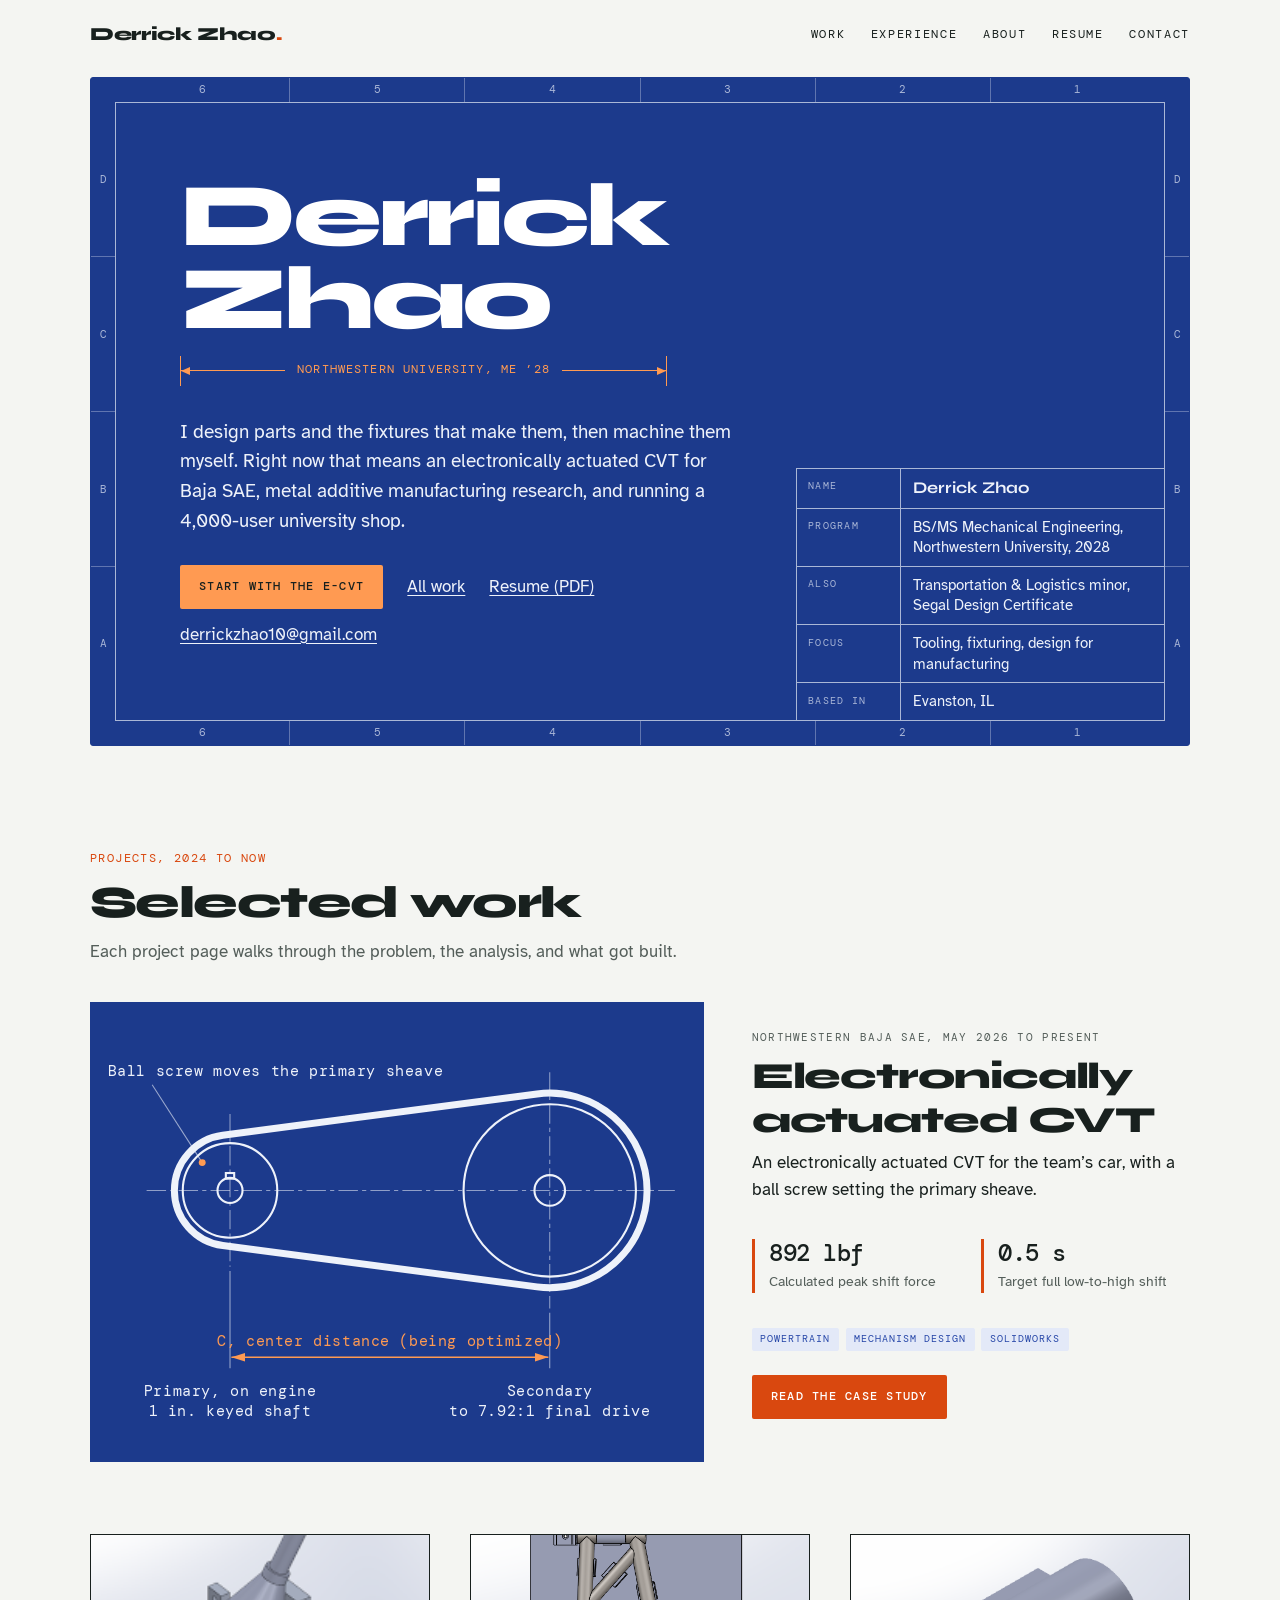
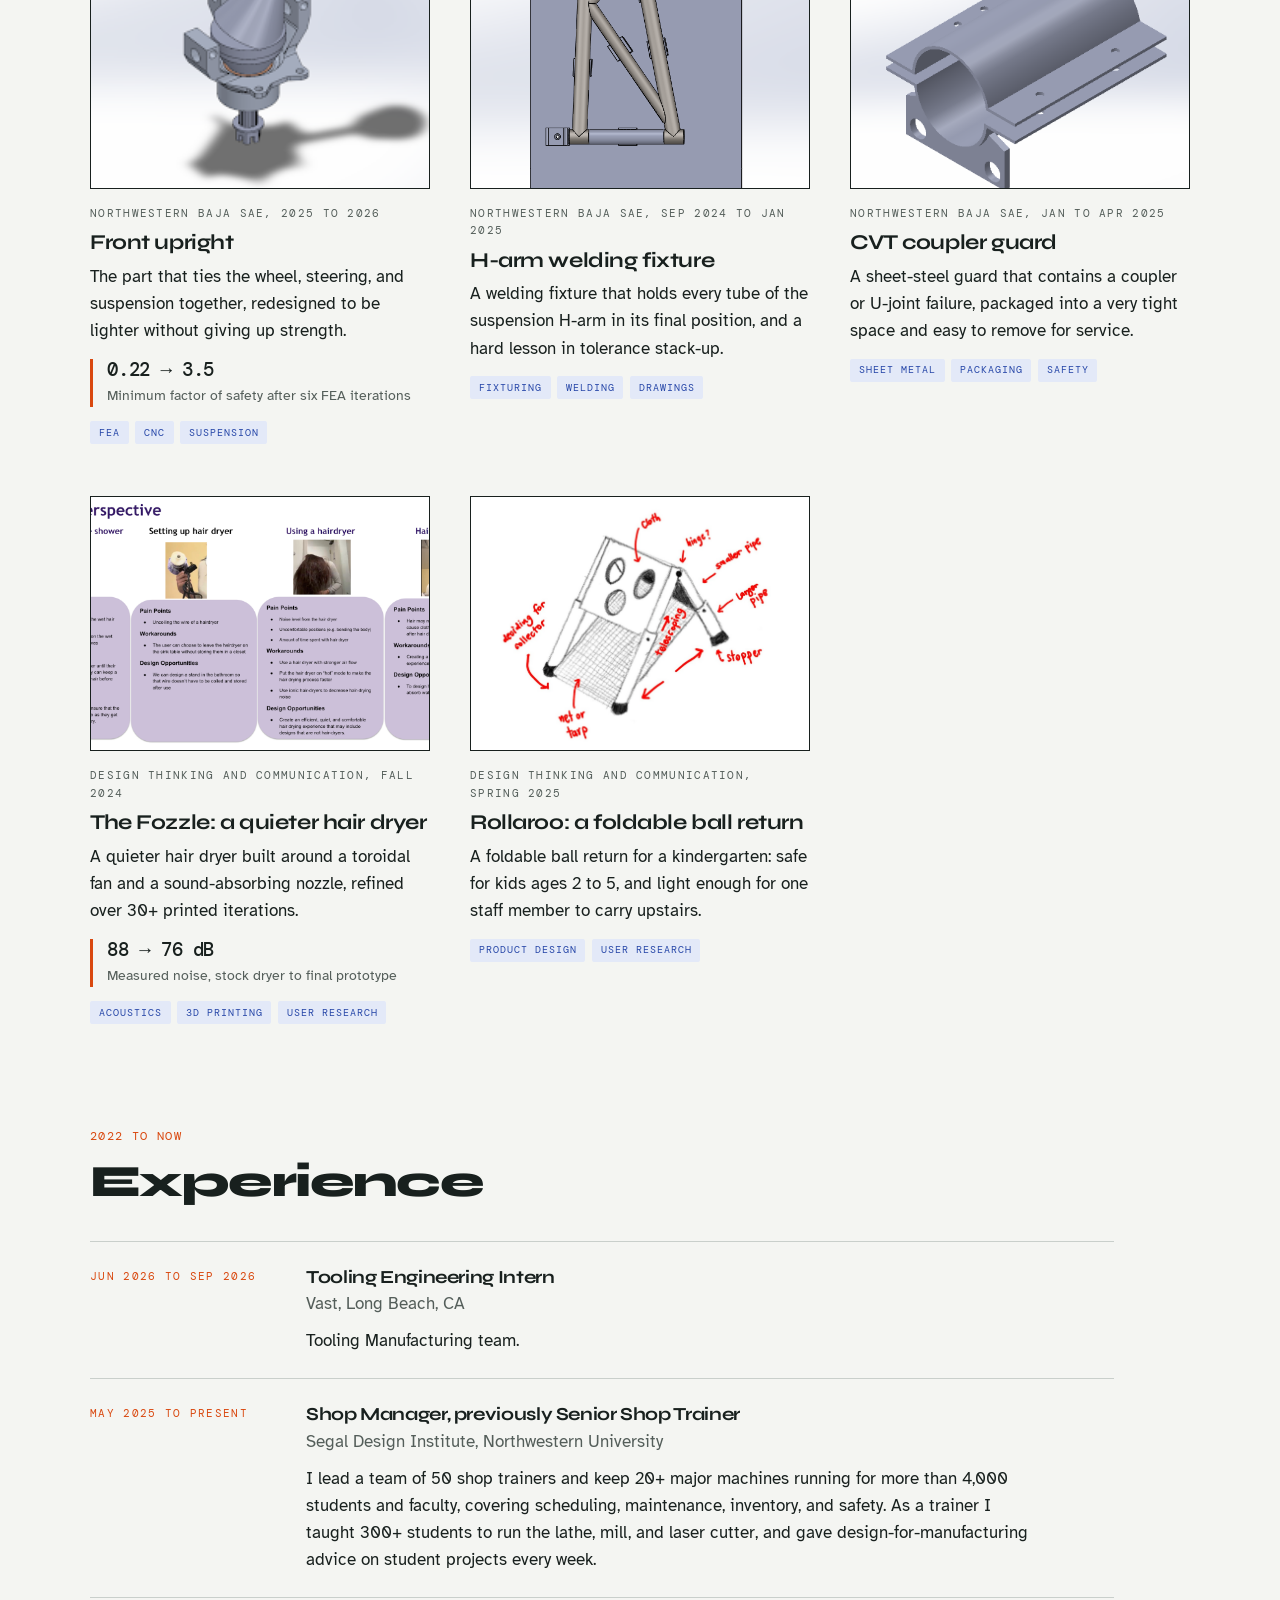
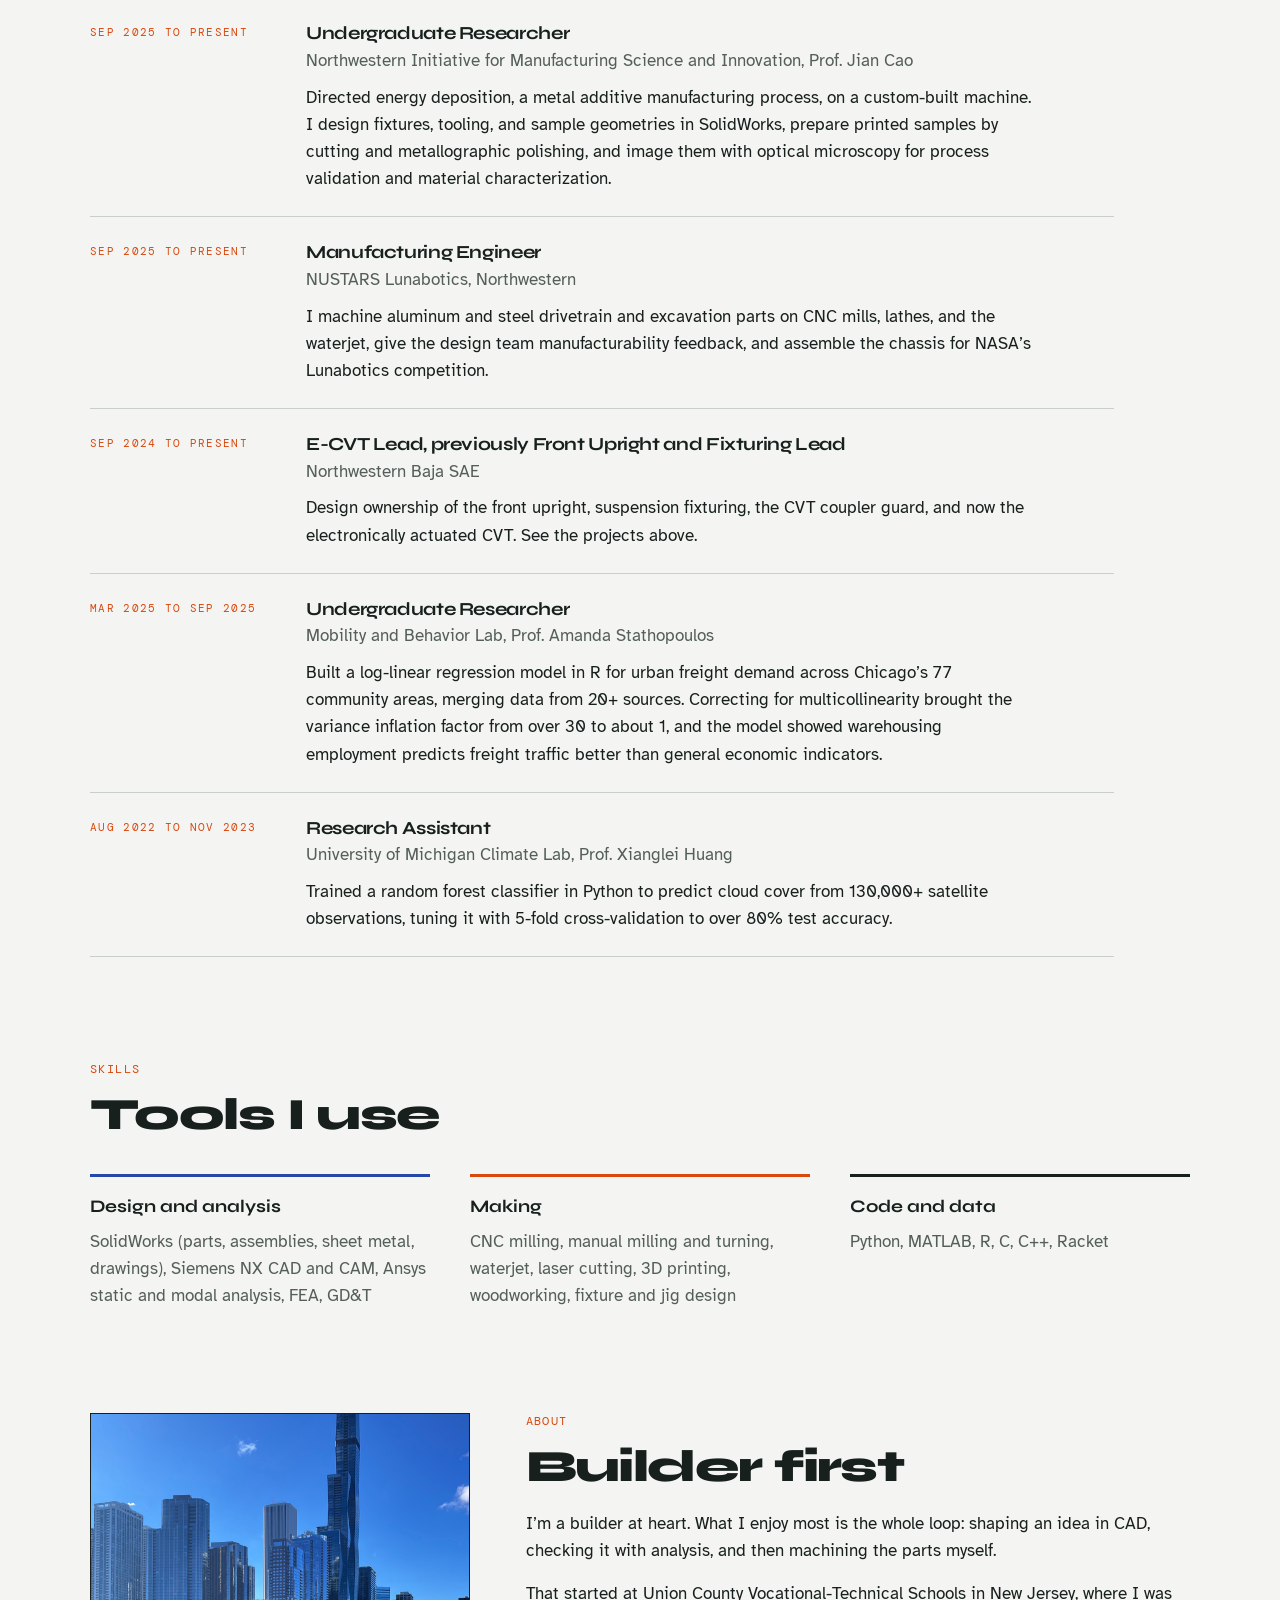
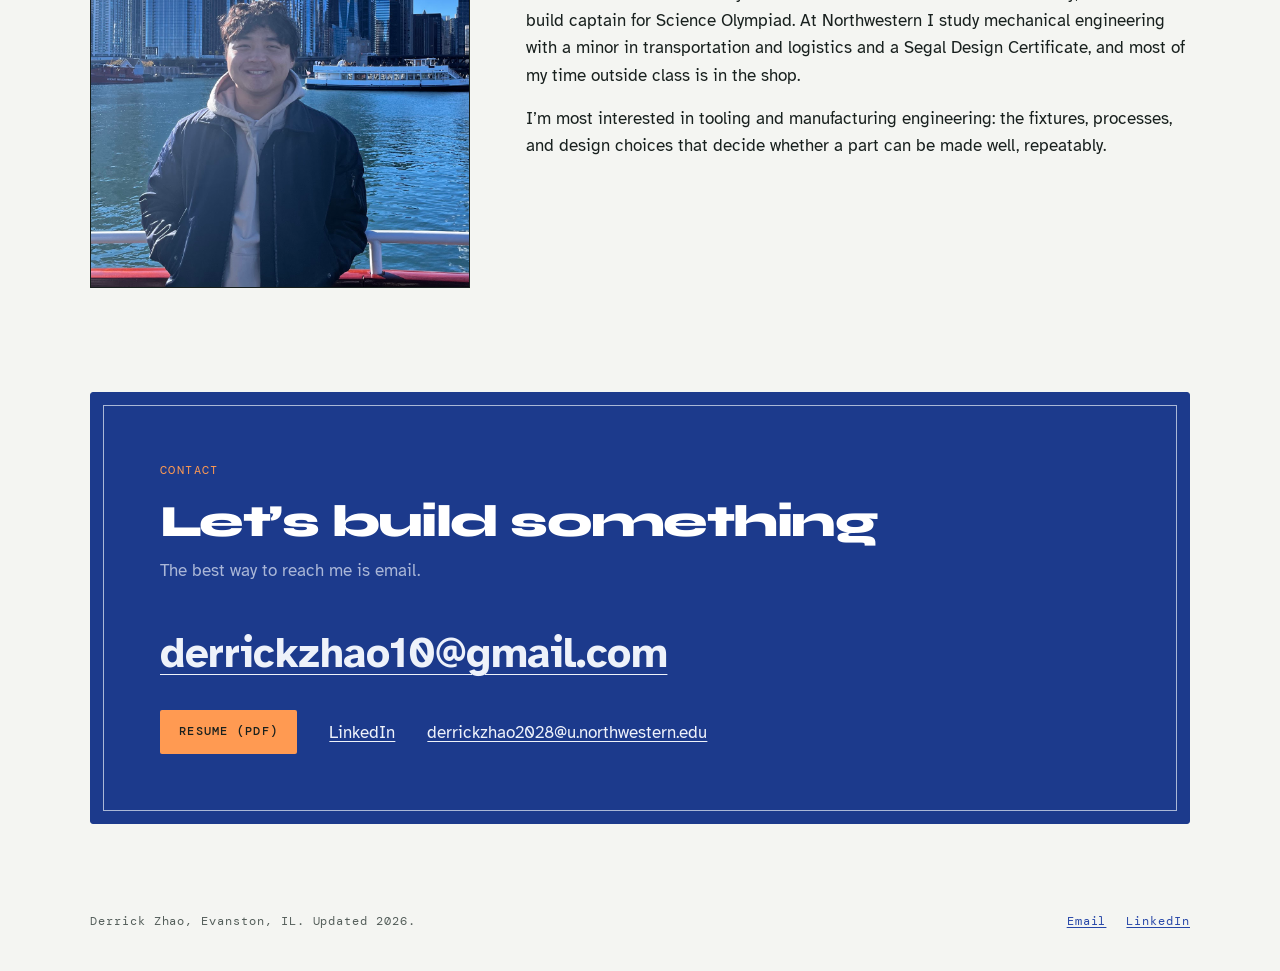
<file: index.html>
<!doctype html>
<html lang="en">
<head>
<meta charset="utf-8">
<meta name="viewport" content="width=device-width, initial-scale=1">
<title>Derrick Zhao | Mechanical engineering portfolio</title>
<meta name="description" content="Derrick Zhao designs parts and the fixtures that make them. Mechanical engineering at Northwestern: Baja SAE, metal additive manufacturing research, and shop management.">
<meta property="og:title" content="Derrick Zhao | Mechanical engineering portfolio">
<meta property="og:description" content="Derrick Zhao designs parts and the fixtures that make them. Mechanical engineering at Northwestern: Baja SAE, metal additive manufacturing research, and shop management.">
<meta property="og:type" content="website">
<link rel="icon" href="assets/favicon.svg" type="image/svg+xml">
<link rel="preconnect" href="https://fonts.googleapis.com">
<link rel="preconnect" href="https://fonts.gstatic.com" crossorigin>
<link rel="stylesheet" href="https://fonts.googleapis.com/css2?family=Atkinson+Hyperlegible:ital,wght@0,400;0,700;1,400&family=DM+Mono:wght@400;500&family=Syne:wght@600;700;800&display=swap">
<link rel="stylesheet" href="assets/css/site.css">
<script src="assets/js/site.js" defer></script>
</head>
<body>
<a class="skip" href="#main">Skip to content</a>
<header class="site-header">
  <a class="wordmark" href="index.html">Derrick Zhao</a>
  <nav aria-label="Main">
    <a href="index.html#work">Work</a>
    <a href="index.html#experience">Experience</a>
    <a href="index.html#about">About</a>
    <a href="assets/Derrick_Zhao_Resume.pdf">Resume</a>
    <a href="index.html#contact">Contact</a>
  </nav>
</header>
<main id="main">
<section class="sheet" aria-label="Introduction">
  <div class="sheet-frame">
    <div class="zone-row top" aria-hidden="true"><span>6</span><span>5</span><span>4</span><span>3</span><span>2</span><span>1</span></div>
    <div class="zone-col left" aria-hidden="true"><span>D</span><span>C</span><span>B</span><span>A</span></div>
    <div class="sheet-body">
      <div class="hero-main">
        <div class="name-block">
          <h1 class="name">Derrick<br>Zhao</h1>
          <div class="dim" aria-hidden="true"><span class="dim-arm"></span><span class="dim-text">Northwestern University, ME ’28</span><span class="dim-arm"></span></div>
        </div>
        <p class="lede">I design parts and the fixtures that make them, then machine them myself. Right now that means an electronically actuated CVT for Baja SAE, metal additive manufacturing research, and running a 4,000-user university shop.</p>
        <div class="hero-actions">
          <a class="button" href="projects/e-cvt.html">Start with the E-CVT</a>
          <a href="#work">All work</a>
          <a href="assets/Derrick_Zhao_Resume.pdf">Resume (PDF)</a>
          <a href="mailto:derrickzhao10@gmail.com">derrickzhao10@gmail.com</a>
        </div>
      </div>
      <dl class="title-block">
  <div class="tb-name"><dt>Name</dt><dd>Derrick Zhao</dd></div>
  <div><dt>Program</dt><dd>BS/MS Mechanical Engineering, Northwestern University, 2028</dd></div>
  <div><dt>Also</dt><dd>Transportation &amp; Logistics minor, Segal Design Certificate</dd></div>
  <div><dt>Focus</dt><dd>Tooling, fixturing, design for manufacturing</dd></div>
  <div><dt>Based in</dt><dd>Evanston, IL</dd></div>
</dl>
    </div>
    <div class="zone-col right" aria-hidden="true"><span>D</span><span>C</span><span>B</span><span>A</span></div>
    <div class="zone-row bottom" aria-hidden="true"><span>6</span><span>5</span><span>4</span><span>3</span><span>2</span><span>1</span></div>
  </div>
</section>

<section class="section" id="work">
  <div class="section-head">
    <p class="kicker">Projects, 2024 to now</p>
    <h2>Selected work</h2>
    <p>Each project page walks through the problem, the analysis, and what got built.</p>
  </div>
<article class="feature">
  <a class="view-link" href="projects/e-cvt.html" tabindex="-1" aria-hidden="true"><div class="view contain blueprint"><svg class="schematic" viewBox="0 0 440 280" role="img" aria-labelledby="ecvt-t">
  <title id="ecvt-t">Schematic of the E-CVT: a smaller primary pulley on the engine shaft and a larger secondary pulley joined by the belt, with the center distance dimensioned.</title>
  <defs>
    <marker id="arr" viewBox="0 0 10 10" refX="10" refY="5" markerWidth="9" markerHeight="9" orient="auto-start-reverse">
      <path class="acc-fill" d="M0 1.8 L10 5 L0 8.2z"/>
    </marker>
  </defs>
  <line class="center" x1="40" y1="110" x2="420" y2="110"/>
  <line class="center" x1="100" y1="55" x2="100" y2="165"/>
  <line class="center" x1="330" y1="25" x2="330" y2="195"/>
  <path class="belt" d="M94.78 70.34 L320.87 40.60 A70 70 0 1 1 320.87 179.40 L94.78 149.66 A40 40 0 0 1 94.78 70.34Z"/>
  <circle class="part" cx="100" cy="110" r="34"/>
  <circle class="part" cx="100" cy="110" r="9"/>
  <rect class="part" x="97" y="97.5" width="6" height="4"/>
  <circle class="part" cx="330" cy="110" r="62"/>
  <circle class="part" cx="330" cy="110" r="11"/>
  <line class="thin" x1="100" y1="168" x2="100" y2="238"/>
  <line class="thin" x1="330" y1="198" x2="330" y2="238"/>
  <line class="acc" x1="101" y1="230" x2="329" y2="230" marker-start="url(#arr)" marker-end="url(#arr)"/>
  <text class="acc-text" x="215" y="222" text-anchor="middle">C, center distance (being optimized)</text>
  <text x="100" y="258" text-anchor="middle">Primary, on engine</text>
  <text x="100" y="272" text-anchor="middle">1 in. keyed shaft</text>
  <text x="330" y="258" text-anchor="middle">Secondary</text>
  <text x="330" y="272" text-anchor="middle">to 7.92:1 final drive</text>
  <line class="thin" x1="44" y1="34" x2="80" y2="90"/>
  <circle class="acc-fill" cx="80" cy="90" r="2.5"/>
  <text x="12" y="28">Ball screw moves the primary sheave</text>
</svg></div></a>
  <div>
    <p class="meta">Northwestern Baja SAE, May 2026 to present</p>
    <h3><a href="projects/e-cvt.html">Electronically actuated CVT</a></h3>
    <p>An electronically actuated CVT for the team’s car, with a ball screw setting the primary sheave.</p>
    <div class="results-pair"><p class="result"><span class="result-figure">892 lbf</span><span class="result-label">Calculated peak shift force</span></p><p class="result"><span class="result-figure">0.5 s</span><span class="result-label">Target full low-to-high shift</span></p></div>
    <ul class="chips" aria-label="Tags"><li>Powertrain</li><li>Mechanism design</li><li>SolidWorks</li></ul>
    <p style="margin-top:1.5rem"><a class="button" href="projects/e-cvt.html">Read the case study</a></p>
  </div>
</article>
  <div class="work-grid">
<article class="work-item">
  <a class="view-link" href="projects/front-upright.html" tabindex="-1" aria-hidden="true"><div class="view"><img src="assets/img/front-upright/hero.jpg" alt="Front upright CAD model" loading="lazy"></div></a>
  <p class="meta">Northwestern Baja SAE, 2025 to 2026</p>
  <h3><a href="projects/front-upright.html">Front upright</a></h3>
  <p>The part that ties the wheel, steering, and suspension together, redesigned to be lighter without giving up strength.</p>
  <p class="result"><span class="result-figure">0.22 → 3.5</span><span class="result-label">Minimum factor of safety after six FEA iterations</span></p>
  <ul class="chips" aria-label="Tags"><li>FEA</li><li>CNC</li><li>Suspension</li></ul>
</article>
<article class="work-item">
  <a class="view-link" href="projects/h-arm-fixture.html" tabindex="-1" aria-hidden="true"><div class="view"><img src="assets/img/h-arm-fixture/hero.jpg" alt="H-arm welding fixture CAD assembly" loading="lazy"></div></a>
  <p class="meta">Northwestern Baja SAE, Sep 2024 to Jan 2025</p>
  <h3><a href="projects/h-arm-fixture.html">H-arm welding fixture</a></h3>
  <p>A welding fixture that holds every tube of the suspension H-arm in its final position, and a hard lesson in tolerance stack-up.</p>
  
  <ul class="chips" aria-label="Tags"><li>Fixturing</li><li>Welding</li><li>Drawings</li></ul>
</article>
<article class="work-item">
  <a class="view-link" href="projects/cvt-coupler-guard.html" tabindex="-1" aria-hidden="true"><div class="view"><img src="assets/img/cvt-coupler-guard/hero.jpg" alt="CVT coupler guard in the vehicle assembly" loading="lazy"></div></a>
  <p class="meta">Northwestern Baja SAE, Jan to Apr 2025</p>
  <h3><a href="projects/cvt-coupler-guard.html">CVT coupler guard</a></h3>
  <p>A sheet-steel guard that contains a coupler or U-joint failure, packaged into a very tight space and easy to remove for service.</p>
  
  <ul class="chips" aria-label="Tags"><li>Sheet metal</li><li>Packaging</li><li>Safety</li></ul>
</article>
<article class="work-item">
  <a class="view-link" href="projects/fozzle.html" tabindex="-1" aria-hidden="true"><div class="view"><img src="assets/img/fozzle/hero.jpg" alt="The Fozzle hair dryer prototype" loading="lazy"></div></a>
  <p class="meta">Design Thinking and Communication, Fall 2024</p>
  <h3><a href="projects/fozzle.html">The Fozzle: a quieter hair dryer</a></h3>
  <p>A quieter hair dryer built around a toroidal fan and a sound-absorbing nozzle, refined over 30+ printed iterations.</p>
  <p class="result"><span class="result-figure">88 → 76 dB</span><span class="result-label">Measured noise, stock dryer to final prototype</span></p>
  <ul class="chips" aria-label="Tags"><li>Acoustics</li><li>3D printing</li><li>User research</li></ul>
</article>
<article class="work-item">
  <a class="view-link" href="projects/rollaroo.html" tabindex="-1" aria-hidden="true"><div class="view"><img src="assets/img/rollaroo/hero.jpg" alt="Rollaroo foldable ball return" loading="lazy"></div></a>
  <p class="meta">Design Thinking and Communication, Spring 2025</p>
  <h3><a href="projects/rollaroo.html">Rollaroo: a foldable ball return</a></h3>
  <p>A foldable ball return for a kindergarten: safe for kids ages 2 to 5, and light enough for one staff member to carry upstairs.</p>
  
  <ul class="chips" aria-label="Tags"><li>Product design</li><li>User research</li></ul>
</article>
  </div>
</section>

<section class="section" id="experience">
  <div class="section-head">
    <p class="kicker">2022 to now</p>
    <h2>Experience</h2>
  </div>
  <ol class="timeline" reversed>
    <li>
      <p class="when">Jun 2026 to Sep 2026</p>
      <div class="body">
        <h3>Tooling Engineering Intern</h3>
        <p class="org">Vast, Long Beach, CA</p>
        <p>Tooling Manufacturing team.</p>
        <!-- TODO: Add 1 to 2 sentences on what you designed or built, cleared for public sharing. -->
      </div>
    </li>
    <li>
      <p class="when">May 2025 to present</p>
      <div class="body">
        <h3>Shop Manager, previously Senior Shop Trainer</h3>
        <p class="org">Segal Design Institute, Northwestern University</p>
        <p>I lead a team of 50 shop trainers and keep 20+ major machines running for more than 4,000 students and faculty, covering scheduling, maintenance, inventory, and safety. As a trainer I taught 300+ students to run the lathe, mill, and laser cutter, and gave design-for-manufacturing advice on student projects every week.</p>
      </div>
    </li>
    <li>
      <p class="when">Sep 2025 to present</p>
      <div class="body">
        <h3>Undergraduate Researcher</h3>
        <p class="org">Northwestern Initiative for Manufacturing Science and Innovation, Prof. Jian Cao</p>
        <p>Directed energy deposition, a metal additive manufacturing process, on a custom-built machine. I design fixtures, tooling, and sample geometries in SolidWorks, prepare printed samples by cutting and metallographic polishing, and image them with optical microscopy for process validation and material characterization.</p>
      </div>
    </li>
    <li>
      <p class="when">Sep 2025 to present</p>
      <div class="body">
        <h3>Manufacturing Engineer</h3>
        <p class="org">NUSTARS Lunabotics, Northwestern</p>
        <p>I machine aluminum and steel drivetrain and excavation parts on CNC mills, lathes, and the waterjet, give the design team manufacturability feedback, and assemble the chassis for NASA’s Lunabotics competition.</p>
      </div>
    </li>
    <li>
      <p class="when">Sep 2024 to present</p>
      <div class="body">
        <h3>E-CVT Lead, previously Front Upright and Fixturing Lead</h3>
        <p class="org">Northwestern Baja SAE</p>
        <p>Design ownership of the front upright, suspension fixturing, the CVT coupler guard, and now the electronically actuated CVT. See the projects above.</p>
      </div>
    </li>
    <li>
      <p class="when">Mar 2025 to Sep 2025</p>
      <div class="body">
        <h3>Undergraduate Researcher</h3>
        <p class="org">Mobility and Behavior Lab, Prof. Amanda Stathopoulos</p>
        <p>Built a log-linear regression model in R for urban freight demand across Chicago’s 77 community areas, merging data from 20+ sources. Correcting for multicollinearity brought the variance inflation factor from over 30 to about 1, and the model showed warehousing employment predicts freight traffic better than general economic indicators.</p>
      </div>
    </li>
    <li>
      <p class="when">Aug 2022 to Nov 2023</p>
      <div class="body">
        <h3>Research Assistant</h3>
        <p class="org">University of Michigan Climate Lab, Prof. Xianglei Huang</p>
        <p>Trained a random forest classifier in Python to predict cloud cover from 130,000+ satellite observations, tuning it with 5-fold cross-validation to over 80% test accuracy.</p>
      </div>
    </li>
  </ol>
</section>

<section class="section" id="skills">
  <div class="section-head">
    <p class="kicker">Skills</p>
    <h2>Tools I use</h2>
  </div>
  <dl class="skills">
    <div>
      <dt>Design and analysis</dt>
      <dd>SolidWorks (parts, assemblies, sheet metal, drawings), Siemens NX CAD and CAM, Ansys static and modal analysis, FEA, GD&amp;T</dd>
    </div>
    <div>
      <dt>Making</dt>
      <dd>CNC milling, manual milling and turning, waterjet, laser cutting, 3D printing, woodworking, fixture and jig design</dd>
    </div>
    <div>
      <dt>Code and data</dt>
      <dd>Python, MATLAB, R, C, C++, Racket</dd>
    </div>
  </dl>
</section>

<section class="section" id="about">
  <div class="about">
    <div class="view"><img src="assets/img/about.jpg" alt="Derrick Zhao" loading="lazy"></div>
    <div class="prose">
      <p class="kicker">About</p>
      <h2>Builder first</h2>
      <p>I’m a builder at heart. What I enjoy most is the whole loop: shaping an idea in CAD, checking it with analysis, and then machining the parts myself.</p>
      <p>That started at Union County Vocational-Technical Schools in New Jersey, where I was build captain for Science Olympiad. At Northwestern I study mechanical engineering with a minor in transportation and logistics and a Segal Design Certificate, and most of my time outside class is in the shop.</p>
      <p>I’m most interested in tooling and manufacturing engineering: the fixtures, processes, and design choices that decide whether a part can be made well, repeatably.</p>
    </div>
  </div>
</section>

<section class="sheet contact-sheet" id="contact" style="margin-top:clamp(4rem, 9vw, 6.5rem)">
  <div class="sheet-frame">
    <div class="sheet-body">
      <p class="kicker">Contact</p>
      <h2>Let’s build something</h2>
      <p style="margin-top:.75rem">The best way to reach me is email.</p>
      <a class="contact-main" href="mailto:derrickzhao10@gmail.com">derrickzhao10@gmail.com</a>
      <ul class="contact-list">
        <li><a class="button" href="assets/Derrick_Zhao_Resume.pdf">Resume (PDF)</a></li>
        <li><a href="https://www.linkedin.com/in/derrick-zhao-846027306">LinkedIn</a></li>
        <li><a href="mailto:derrickzhao2028@u.northwestern.edu">derrickzhao2028@u.northwestern.edu</a></li>
      </ul>
    </div>
  </div>
</section>
</main>
<footer class="site-footer">
  <p>Derrick Zhao, Evanston, IL. Updated <span data-year>2026</span>.</p>
  <p><a href="mailto:derrickzhao10@gmail.com">Email</a><a href="https://www.linkedin.com/in/derrick-zhao-846027306">LinkedIn</a></p>
</footer>
</body>
</html>
</file>
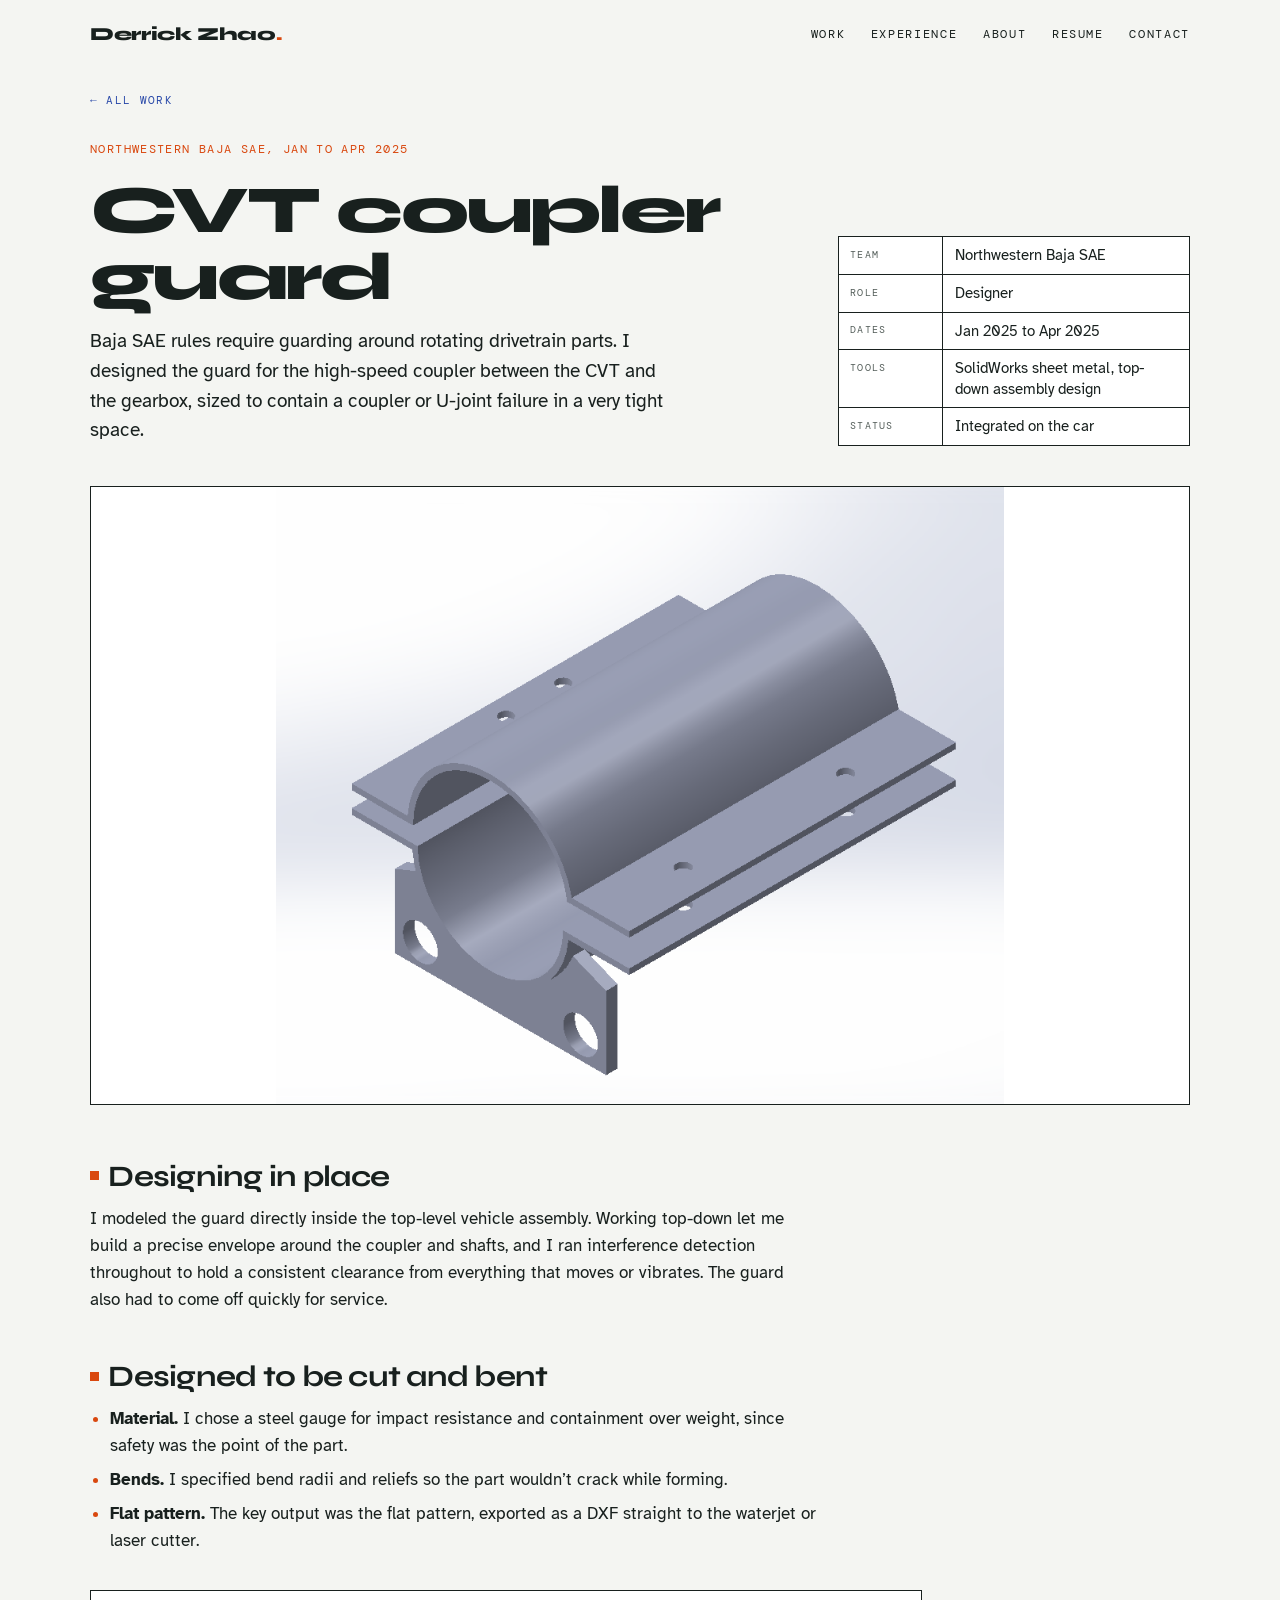
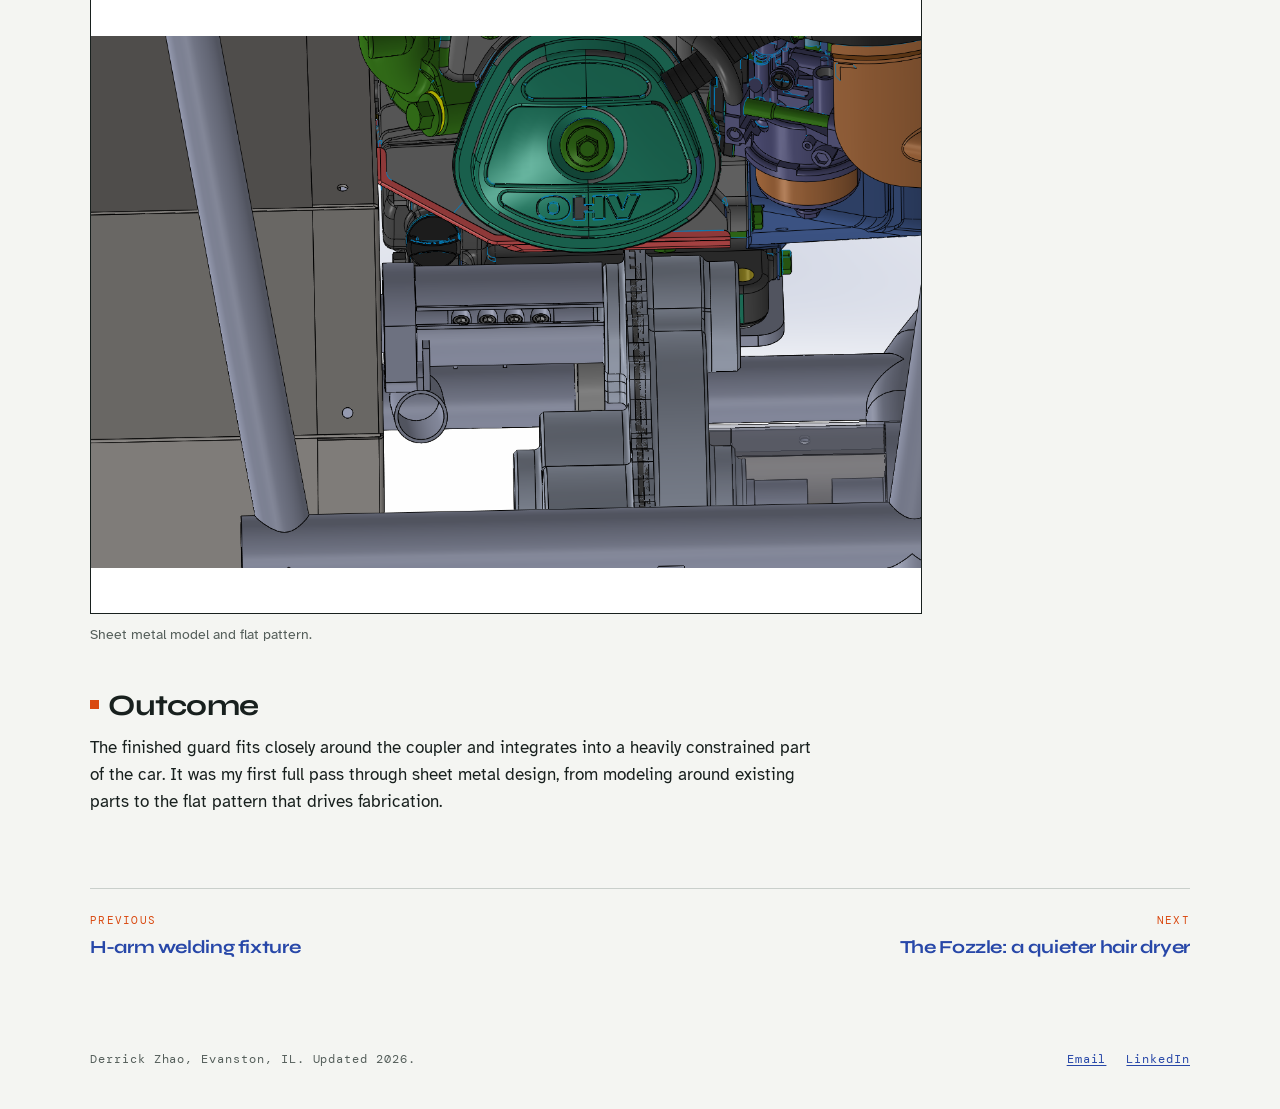
<file: projects/cvt-coupler-guard.html>
<!doctype html>
<html lang="en">
<head>
<meta charset="utf-8">
<meta name="viewport" content="width=device-width, initial-scale=1">
<title>CVT coupler guard | Derrick Zhao</title>
<meta name="description" content="A sheet-steel guard that contains a coupler or U-joint failure in a tightly packaged drivetrain.">
<meta property="og:title" content="CVT coupler guard | Derrick Zhao">
<meta property="og:description" content="A sheet-steel guard that contains a coupler or U-joint failure in a tightly packaged drivetrain.">
<meta property="og:type" content="website">
<link rel="icon" href="../assets/favicon.svg" type="image/svg+xml">
<link rel="preconnect" href="https://fonts.googleapis.com">
<link rel="preconnect" href="https://fonts.gstatic.com" crossorigin>
<link rel="stylesheet" href="https://fonts.googleapis.com/css2?family=Atkinson+Hyperlegible:ital,wght@0,400;0,700;1,400&family=DM+Mono:wght@400;500&family=Syne:wght@600;700;800&display=swap">
<link rel="stylesheet" href="../assets/css/site.css">
<script src="../assets/js/site.js" defer></script>
</head>
<body>
<a class="skip" href="#main">Skip to content</a>
<header class="site-header">
  <a class="wordmark" href="../index.html">Derrick Zhao</a>
  <nav aria-label="Main">
    <a href="../index.html#work">Work</a>
    <a href="../index.html#experience">Experience</a>
    <a href="../index.html#about">About</a>
    <a href="../assets/Derrick_Zhao_Resume.pdf">Resume</a>
    <a href="../index.html#contact">Contact</a>
  </nav>
</header>
<main id="main">
<article class="case">
  <a class="back" href="../index.html#work">All work</a>
  <div class="case-head">
    <div>
      <p class="kicker">Northwestern Baja SAE, Jan to Apr 2025</p>
      <h1>CVT coupler guard</h1>
      <p class="lede">Baja SAE rules require guarding around rotating drivetrain parts. I designed the guard for the high-speed coupler between the CVT and the gearbox, sized to contain a coupler or U-joint failure in a very tight space.</p>
    </div>
    <dl class="title-block boxed">
  <div><dt>Team</dt><dd>Northwestern Baja SAE</dd></div>
  <div><dt>Role</dt><dd>Designer</dd></div>
  <div><dt>Dates</dt><dd>Jan 2025 to Apr 2025</dd></div>
  <div><dt>Tools</dt><dd>SolidWorks sheet metal, top-down assembly design</dd></div>
  <div><dt>Status</dt><dd>Integrated on the car</dd></div>
</dl>
  </div>
  <figure class="case-hero"><div class="view contain"><img src="../assets/img/cvt-coupler-guard/hero.jpg" alt="CVT coupler guard in the vehicle assembly" loading="lazy"></div></figure>
<div class="prose">
<h2>Designing in place</h2>
<p>I modeled the guard directly inside the top-level vehicle assembly. Working top-down let me build a precise envelope around the coupler and shafts, and I ran interference detection throughout to hold a consistent clearance from everything that moves or vibrates. The guard also had to come off quickly for service.</p>

<h2>Designed to be cut and bent</h2>
<ul>
  <li><strong>Material.</strong> I chose a steel gauge for impact resistance and containment over weight, since safety was the point of the part.</li>
  <li><strong>Bends.</strong> I specified bend radii and reliefs so the part wouldn’t crack while forming.</li>
  <li><strong>Flat pattern.</strong> The key output was the flat pattern, exported as a DXF straight to the waterjet or laser cutter.</li>
</ul>
</div>
<figure class="gallery single">
  <div class="grid">
    <div class="view contain"><img src="../assets/img/cvt-coupler-guard/flat-pattern.jpg" alt="Coupler guard sheet metal design" loading="lazy"></div>
  </div>
  <figcaption>Sheet metal model and flat pattern.</figcaption>
</figure>
<div class="prose">
<h2>Outcome</h2>
<p>The finished guard fits closely around the coupler and integrates into a heavily constrained part of the car. It was my first full pass through sheet metal design, from modeling around existing parts to the flat pattern that drives fabrication.</p>
</div>
  <nav class="case-nav" aria-label="More projects">
    <a class="prev" href="h-arm-fixture.html"><span>Previous</span><strong>H-arm welding fixture</strong></a><a class="next" href="fozzle.html"><span>Next</span><strong>The Fozzle: a quieter hair dryer</strong></a>
  </nav>
</article>
</main>
<footer class="site-footer">
  <p>Derrick Zhao, Evanston, IL. Updated <span data-year>2026</span>.</p>
  <p><a href="mailto:derrickzhao10@gmail.com">Email</a><a href="https://www.linkedin.com/in/derrick-zhao-846027306">LinkedIn</a></p>
</footer>
</body>
</html>
</file>
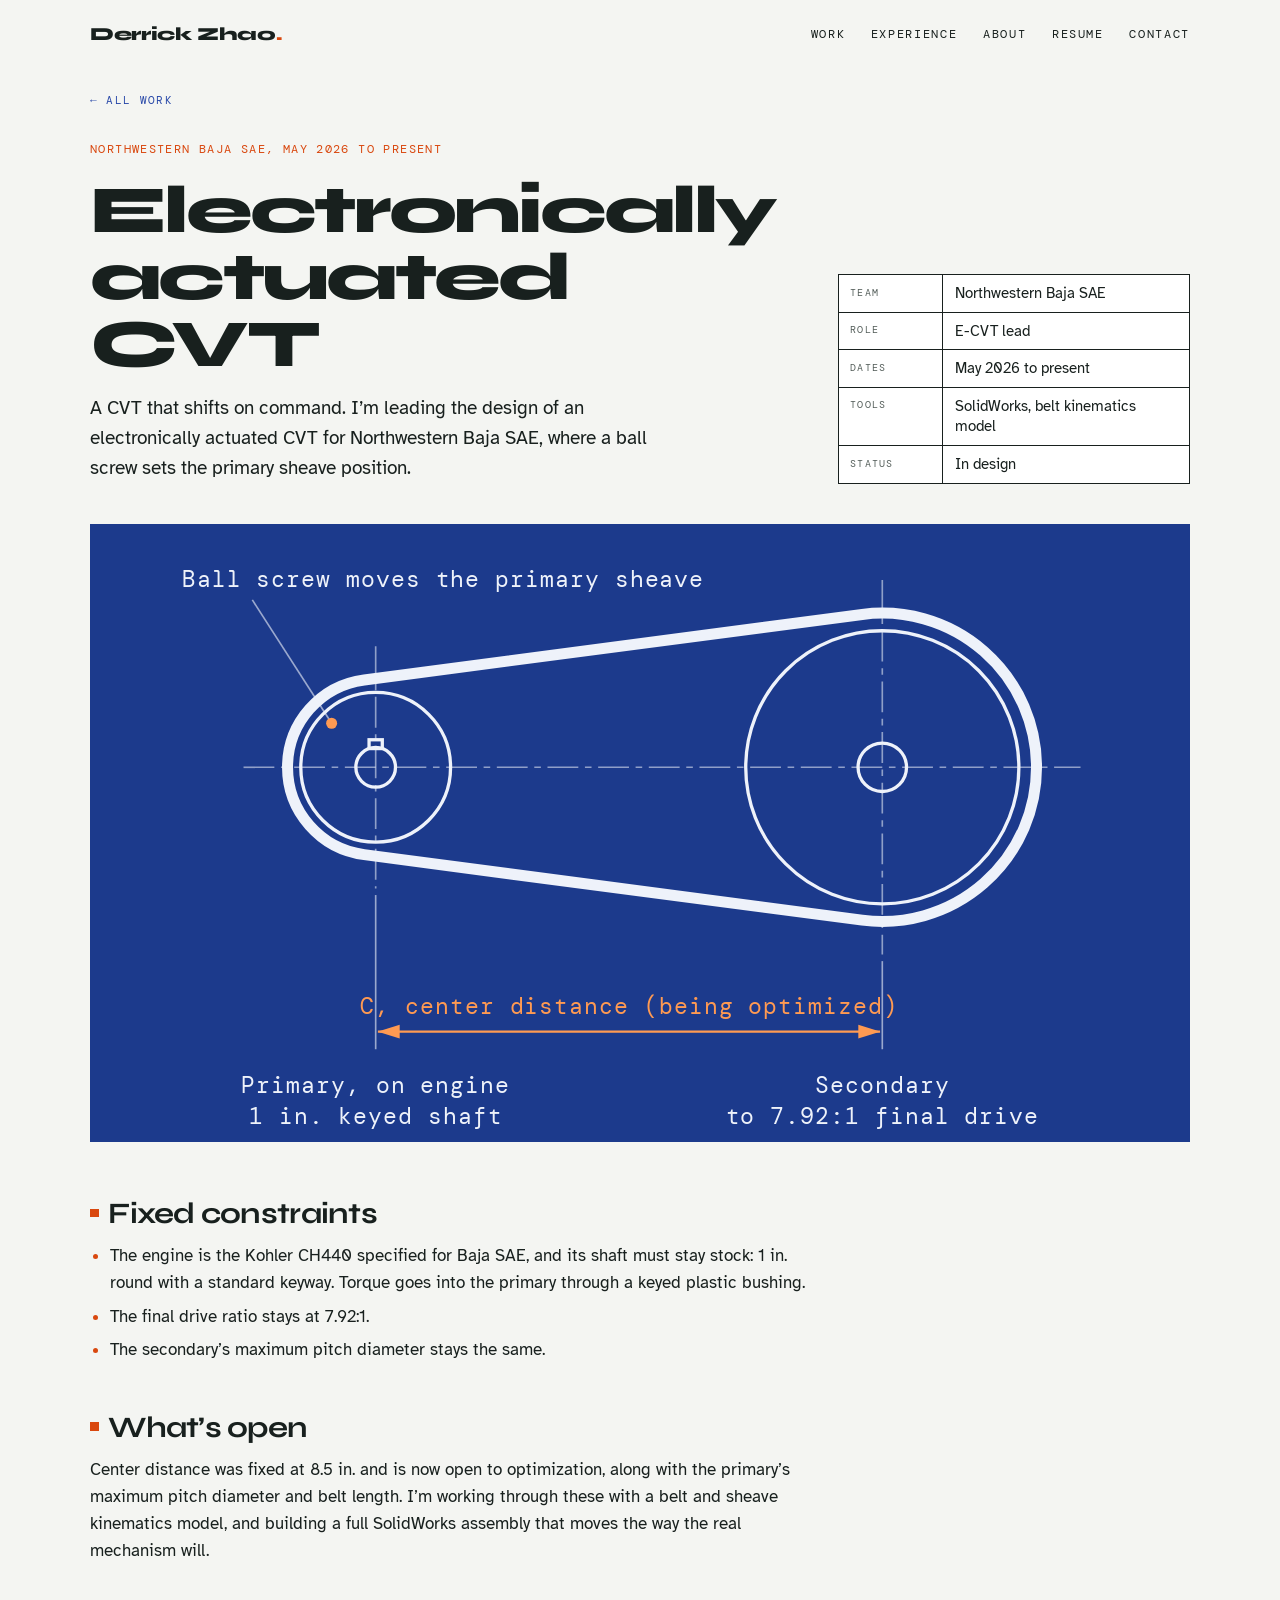
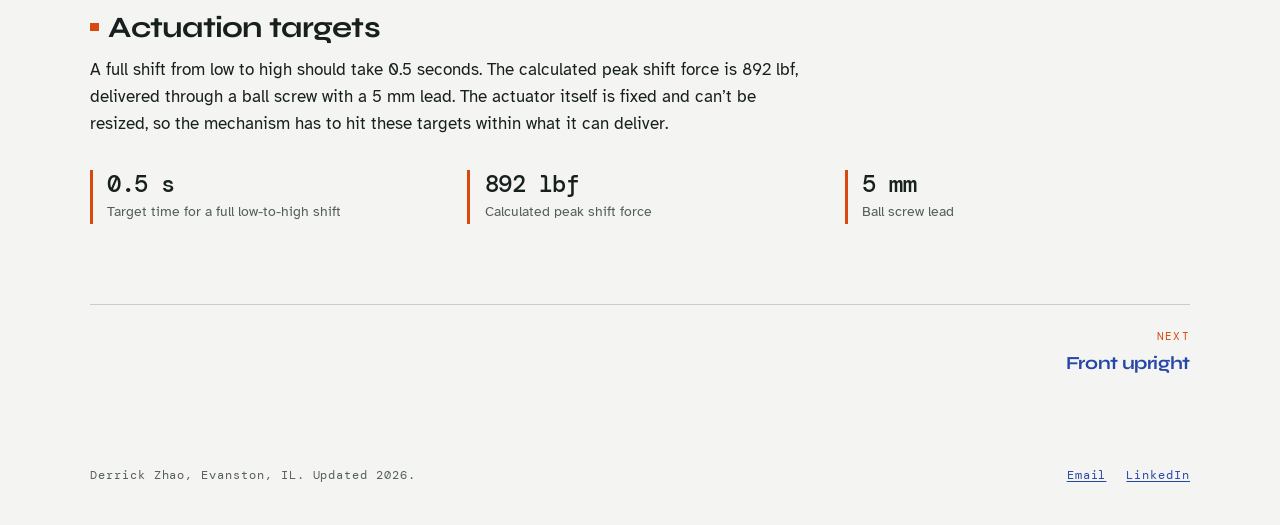
<file: projects/e-cvt.html>
<!doctype html>
<html lang="en">
<head>
<meta charset="utf-8">
<meta name="viewport" content="width=device-width, initial-scale=1">
<title>Electronically actuated CVT | Derrick Zhao</title>
<meta name="description" content="Leading the design of an electronically actuated CVT for Northwestern Baja SAE.">
<meta property="og:title" content="Electronically actuated CVT | Derrick Zhao">
<meta property="og:description" content="Leading the design of an electronically actuated CVT for Northwestern Baja SAE.">
<meta property="og:type" content="website">
<link rel="icon" href="../assets/favicon.svg" type="image/svg+xml">
<link rel="preconnect" href="https://fonts.googleapis.com">
<link rel="preconnect" href="https://fonts.gstatic.com" crossorigin>
<link rel="stylesheet" href="https://fonts.googleapis.com/css2?family=Atkinson+Hyperlegible:ital,wght@0,400;0,700;1,400&family=DM+Mono:wght@400;500&family=Syne:wght@600;700;800&display=swap">
<link rel="stylesheet" href="../assets/css/site.css">
<script src="../assets/js/site.js" defer></script>
</head>
<body>
<a class="skip" href="#main">Skip to content</a>
<header class="site-header">
  <a class="wordmark" href="../index.html">Derrick Zhao</a>
  <nav aria-label="Main">
    <a href="../index.html#work">Work</a>
    <a href="../index.html#experience">Experience</a>
    <a href="../index.html#about">About</a>
    <a href="../assets/Derrick_Zhao_Resume.pdf">Resume</a>
    <a href="../index.html#contact">Contact</a>
  </nav>
</header>
<main id="main">
<article class="case">
  <a class="back" href="../index.html#work">All work</a>
  <div class="case-head">
    <div>
      <p class="kicker">Northwestern Baja SAE, May 2026 to present</p>
      <h1>Electronically actuated CVT</h1>
      <p class="lede">A CVT that shifts on command. I’m leading the design of an electronically actuated CVT for Northwestern Baja SAE, where a ball screw sets the primary sheave position.</p>
    </div>
    <dl class="title-block boxed">
  <div><dt>Team</dt><dd>Northwestern Baja SAE</dd></div>
  <div><dt>Role</dt><dd>E-CVT lead</dd></div>
  <div><dt>Dates</dt><dd>May 2026 to present</dd></div>
  <div><dt>Tools</dt><dd>SolidWorks, belt kinematics model</dd></div>
  <div><dt>Status</dt><dd>In design</dd></div>
</dl>
  </div>
  <figure class="case-hero"><div class="view contain blueprint"><svg class="schematic" viewBox="0 0 440 280" role="img" aria-labelledby="ecvt-t">
  <title id="ecvt-t">Schematic of the E-CVT: a smaller primary pulley on the engine shaft and a larger secondary pulley joined by the belt, with the center distance dimensioned.</title>
  <defs>
    <marker id="arr" viewBox="0 0 10 10" refX="10" refY="5" markerWidth="9" markerHeight="9" orient="auto-start-reverse">
      <path class="acc-fill" d="M0 1.8 L10 5 L0 8.2z"/>
    </marker>
  </defs>
  <line class="center" x1="40" y1="110" x2="420" y2="110"/>
  <line class="center" x1="100" y1="55" x2="100" y2="165"/>
  <line class="center" x1="330" y1="25" x2="330" y2="195"/>
  <path class="belt" d="M94.78 70.34 L320.87 40.60 A70 70 0 1 1 320.87 179.40 L94.78 149.66 A40 40 0 0 1 94.78 70.34Z"/>
  <circle class="part" cx="100" cy="110" r="34"/>
  <circle class="part" cx="100" cy="110" r="9"/>
  <rect class="part" x="97" y="97.5" width="6" height="4"/>
  <circle class="part" cx="330" cy="110" r="62"/>
  <circle class="part" cx="330" cy="110" r="11"/>
  <line class="thin" x1="100" y1="168" x2="100" y2="238"/>
  <line class="thin" x1="330" y1="198" x2="330" y2="238"/>
  <line class="acc" x1="101" y1="230" x2="329" y2="230" marker-start="url(#arr)" marker-end="url(#arr)"/>
  <text class="acc-text" x="215" y="222" text-anchor="middle">C, center distance (being optimized)</text>
  <text x="100" y="258" text-anchor="middle">Primary, on engine</text>
  <text x="100" y="272" text-anchor="middle">1 in. keyed shaft</text>
  <text x="330" y="258" text-anchor="middle">Secondary</text>
  <text x="330" y="272" text-anchor="middle">to 7.92:1 final drive</text>
  <line class="thin" x1="44" y1="34" x2="80" y2="90"/>
  <circle class="acc-fill" cx="80" cy="90" r="2.5"/>
  <text x="12" y="28">Ball screw moves the primary sheave</text>
</svg></div></figure>
<div class="prose">
<h2>Fixed constraints</h2>
<ul>
  <li>The engine is the Kohler CH440 specified for Baja SAE, and its shaft must stay stock: 1 in. round with a standard keyway. Torque goes into the primary through a keyed plastic bushing.</li>
  <li>The final drive ratio stays at 7.92:1.</li>
  <li>The secondary’s maximum pitch diameter stays the same.</li>
</ul>

<h2>What’s open</h2>
<p>Center distance was fixed at 8.5 in. and is now open to optimization, along with the primary’s maximum pitch diameter and belt length. I’m working through these with a belt and sheave kinematics model, and building a full SolidWorks assembly that moves the way the real mechanism will.</p>

<h2>Actuation targets</h2>
<p>A full shift from low to high should take 0.5 seconds. The calculated peak shift force is 892 lbf, delivered through a ball screw with a 5 mm lead. The actuator itself is fixed and can’t be resized, so the mechanism has to hit these targets within what it can deliver.</p>
</div>
<div class="results">
  <p class="result"><span class="result-figure">0.5 s</span><span class="result-label">Target time for a full low-to-high shift</span></p>
  <p class="result"><span class="result-figure">892 lbf</span><span class="result-label">Calculated peak shift force</span></p>
  <p class="result"><span class="result-figure">5 mm</span><span class="result-label">Ball screw lead</span></p>
</div>
<!-- TODO: Add CAD renders, the kinematics plots, and actuator sizing as the design matures. -->
  <nav class="case-nav" aria-label="More projects">
    <a class="next" href="front-upright.html"><span>Next</span><strong>Front upright</strong></a>
  </nav>
</article>
</main>
<footer class="site-footer">
  <p>Derrick Zhao, Evanston, IL. Updated <span data-year>2026</span>.</p>
  <p><a href="mailto:derrickzhao10@gmail.com">Email</a><a href="https://www.linkedin.com/in/derrick-zhao-846027306">LinkedIn</a></p>
</footer>
</body>
</html>
</file>
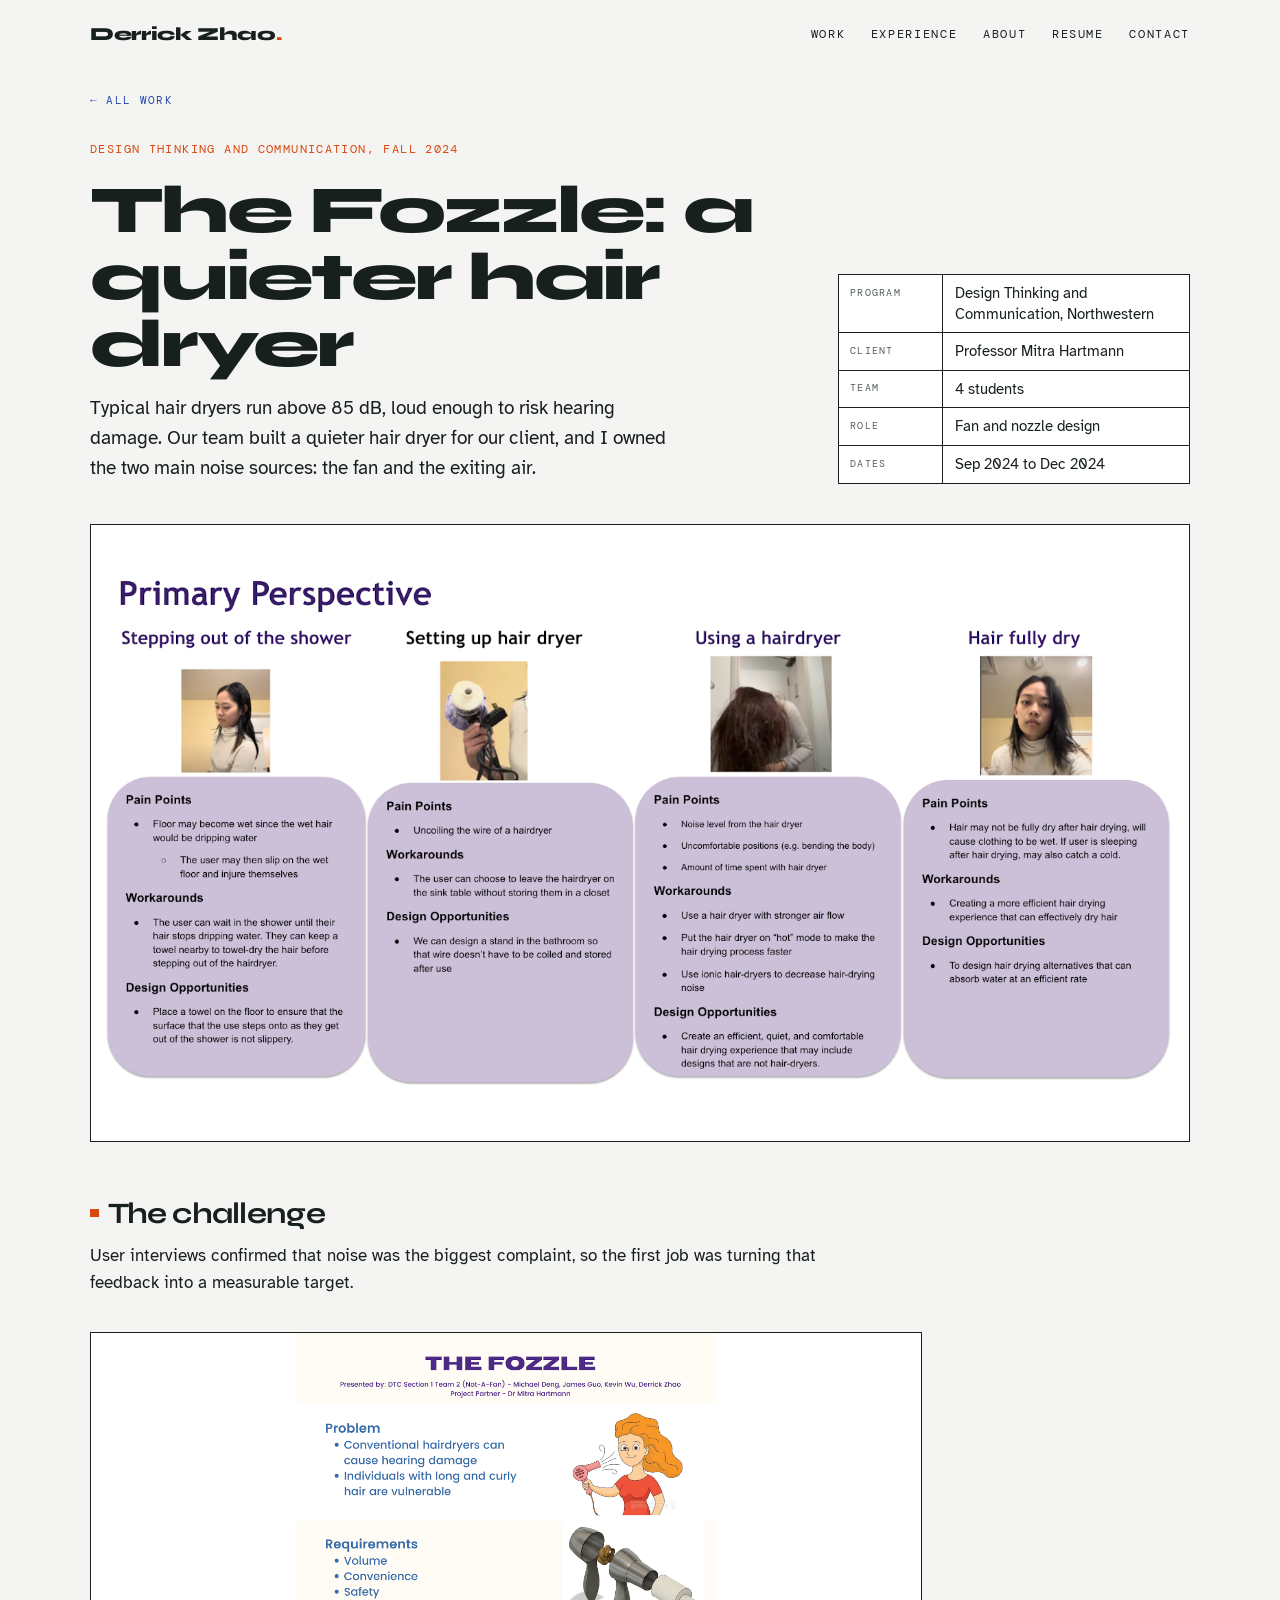
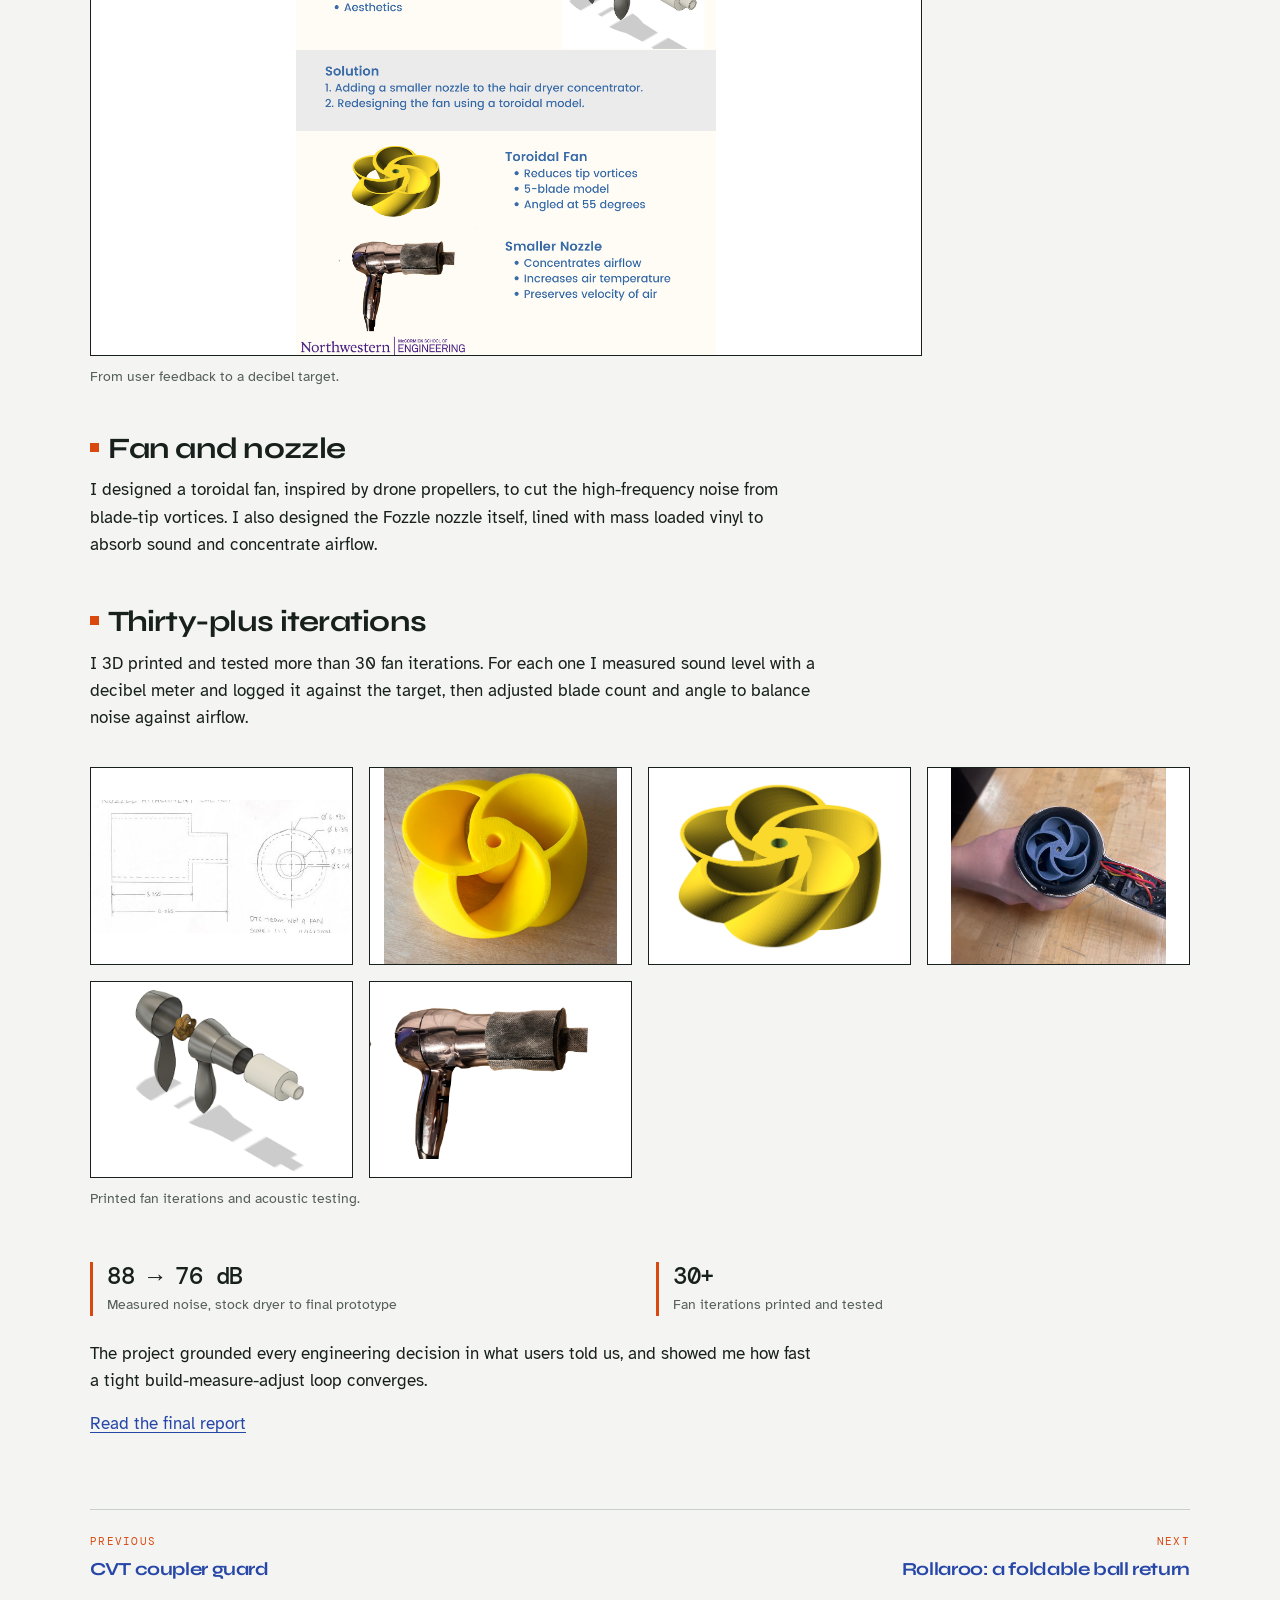
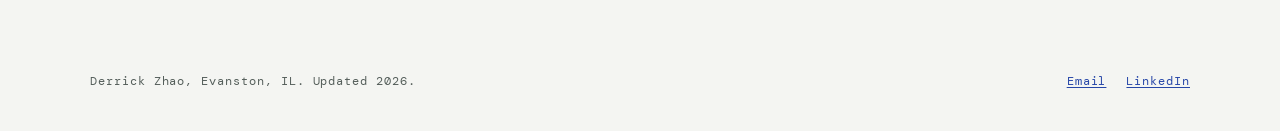
<file: projects/fozzle.html>
<!doctype html>
<html lang="en">
<head>
<meta charset="utf-8">
<meta name="viewport" content="width=device-width, initial-scale=1">
<title>The Fozzle: a quieter hair dryer | Derrick Zhao</title>
<meta name="description" content="A hair dryer attachment that cut noise from 88 dB to 76 dB, through 30+ fan iterations.">
<meta property="og:title" content="The Fozzle: a quieter hair dryer | Derrick Zhao">
<meta property="og:description" content="A hair dryer attachment that cut noise from 88 dB to 76 dB, through 30+ fan iterations.">
<meta property="og:type" content="website">
<link rel="icon" href="../assets/favicon.svg" type="image/svg+xml">
<link rel="preconnect" href="https://fonts.googleapis.com">
<link rel="preconnect" href="https://fonts.gstatic.com" crossorigin>
<link rel="stylesheet" href="https://fonts.googleapis.com/css2?family=Atkinson+Hyperlegible:ital,wght@0,400;0,700;1,400&family=DM+Mono:wght@400;500&family=Syne:wght@600;700;800&display=swap">
<link rel="stylesheet" href="../assets/css/site.css">
<script src="../assets/js/site.js" defer></script>
</head>
<body>
<a class="skip" href="#main">Skip to content</a>
<header class="site-header">
  <a class="wordmark" href="../index.html">Derrick Zhao</a>
  <nav aria-label="Main">
    <a href="../index.html#work">Work</a>
    <a href="../index.html#experience">Experience</a>
    <a href="../index.html#about">About</a>
    <a href="../assets/Derrick_Zhao_Resume.pdf">Resume</a>
    <a href="../index.html#contact">Contact</a>
  </nav>
</header>
<main id="main">
<article class="case">
  <a class="back" href="../index.html#work">All work</a>
  <div class="case-head">
    <div>
      <p class="kicker">Design Thinking and Communication, Fall 2024</p>
      <h1>The Fozzle: a quieter hair dryer</h1>
      <p class="lede">Typical hair dryers run above 85 dB, loud enough to risk hearing damage. Our team built a quieter hair dryer for our client, and I owned the two main noise sources: the fan and the exiting air.</p>
    </div>
    <dl class="title-block boxed">
  <div><dt>Program</dt><dd>Design Thinking and Communication, Northwestern</dd></div>
  <div><dt>Client</dt><dd>Professor Mitra Hartmann</dd></div>
  <div><dt>Team</dt><dd>4 students</dd></div>
  <div><dt>Role</dt><dd>Fan and nozzle design</dd></div>
  <div><dt>Dates</dt><dd>Sep 2024 to Dec 2024</dd></div>
</dl>
  </div>
  <figure class="case-hero"><div class="view contain"><img src="../assets/img/fozzle/hero.jpg" alt="The Fozzle hair dryer prototype" loading="lazy"></div></figure>
<div class="prose">
<h2>The challenge</h2>
<p>User interviews confirmed that noise was the biggest complaint, so the first job was turning that feedback into a measurable target.</p>
</div>
<figure class="gallery single">
  <div class="grid">
    <div class="view contain"><img src="../assets/img/fozzle/research.jpg" alt="User research summary" loading="lazy"></div>
  </div>
  <figcaption>From user feedback to a decibel target.</figcaption>
</figure>
<div class="prose">
<h2>Fan and nozzle</h2>
<p>I designed a toroidal fan, inspired by drone propellers, to cut the high-frequency noise from blade-tip vortices. I also designed the Fozzle nozzle itself, lined with mass loaded vinyl to absorb sound and concentrate airflow.</p>

<h2>Thirty-plus iterations</h2>
<p>I 3D printed and tested more than 30 fan iterations. For each one I measured sound level with a decibel meter and logged it against the target, then adjusted blade count and angle to balance noise against airflow.</p>
</div>
<figure class="gallery">
  <div class="grid">
    <div class="view contain"><img src="../assets/img/fozzle/prototype-1.jpg" alt="Fan prototype" loading="lazy"></div>
    <div class="view contain"><img src="../assets/img/fozzle/prototype-2.jpg" alt="Fan prototype" loading="lazy"></div>
    <div class="view contain"><img src="../assets/img/fozzle/prototype-3.jpg" alt="Fan prototype" loading="lazy"></div>
    <div class="view contain"><img src="../assets/img/fozzle/prototype-4.jpg" alt="Fan prototype" loading="lazy"></div>
    <div class="view contain"><img src="../assets/img/fozzle/prototype-5.jpg" alt="Fan prototype" loading="lazy"></div>
    <div class="view contain"><img src="../assets/img/fozzle/prototype-6.jpg" alt="Fan prototype" loading="lazy"></div>
  </div>
  <figcaption>Printed fan iterations and acoustic testing.</figcaption>
</figure>
<div class="results">
  <p class="result"><span class="result-figure">88 → 76 dB</span><span class="result-label">Measured noise, stock dryer to final prototype</span></p>
  <p class="result"><span class="result-figure">30+</span><span class="result-label">Fan iterations printed and tested</span></p>
</div>
<div class="prose">
<p>The project grounded every engineering decision in what users told us, and showed me how fast a tight build-measure-adjust loop converges.</p>
<p><a href="https://drive.google.com/open?id=1Klt8sjPdprspGMo3_nGPFluBoHIG7NfOTPgJFBC_e0M">Read the final report</a></p>
</div>
  <nav class="case-nav" aria-label="More projects">
    <a class="prev" href="cvt-coupler-guard.html"><span>Previous</span><strong>CVT coupler guard</strong></a><a class="next" href="rollaroo.html"><span>Next</span><strong>Rollaroo: a foldable ball return</strong></a>
  </nav>
</article>
</main>
<footer class="site-footer">
  <p>Derrick Zhao, Evanston, IL. Updated <span data-year>2026</span>.</p>
  <p><a href="mailto:derrickzhao10@gmail.com">Email</a><a href="https://www.linkedin.com/in/derrick-zhao-846027306">LinkedIn</a></p>
</footer>
</body>
</html>
</file>
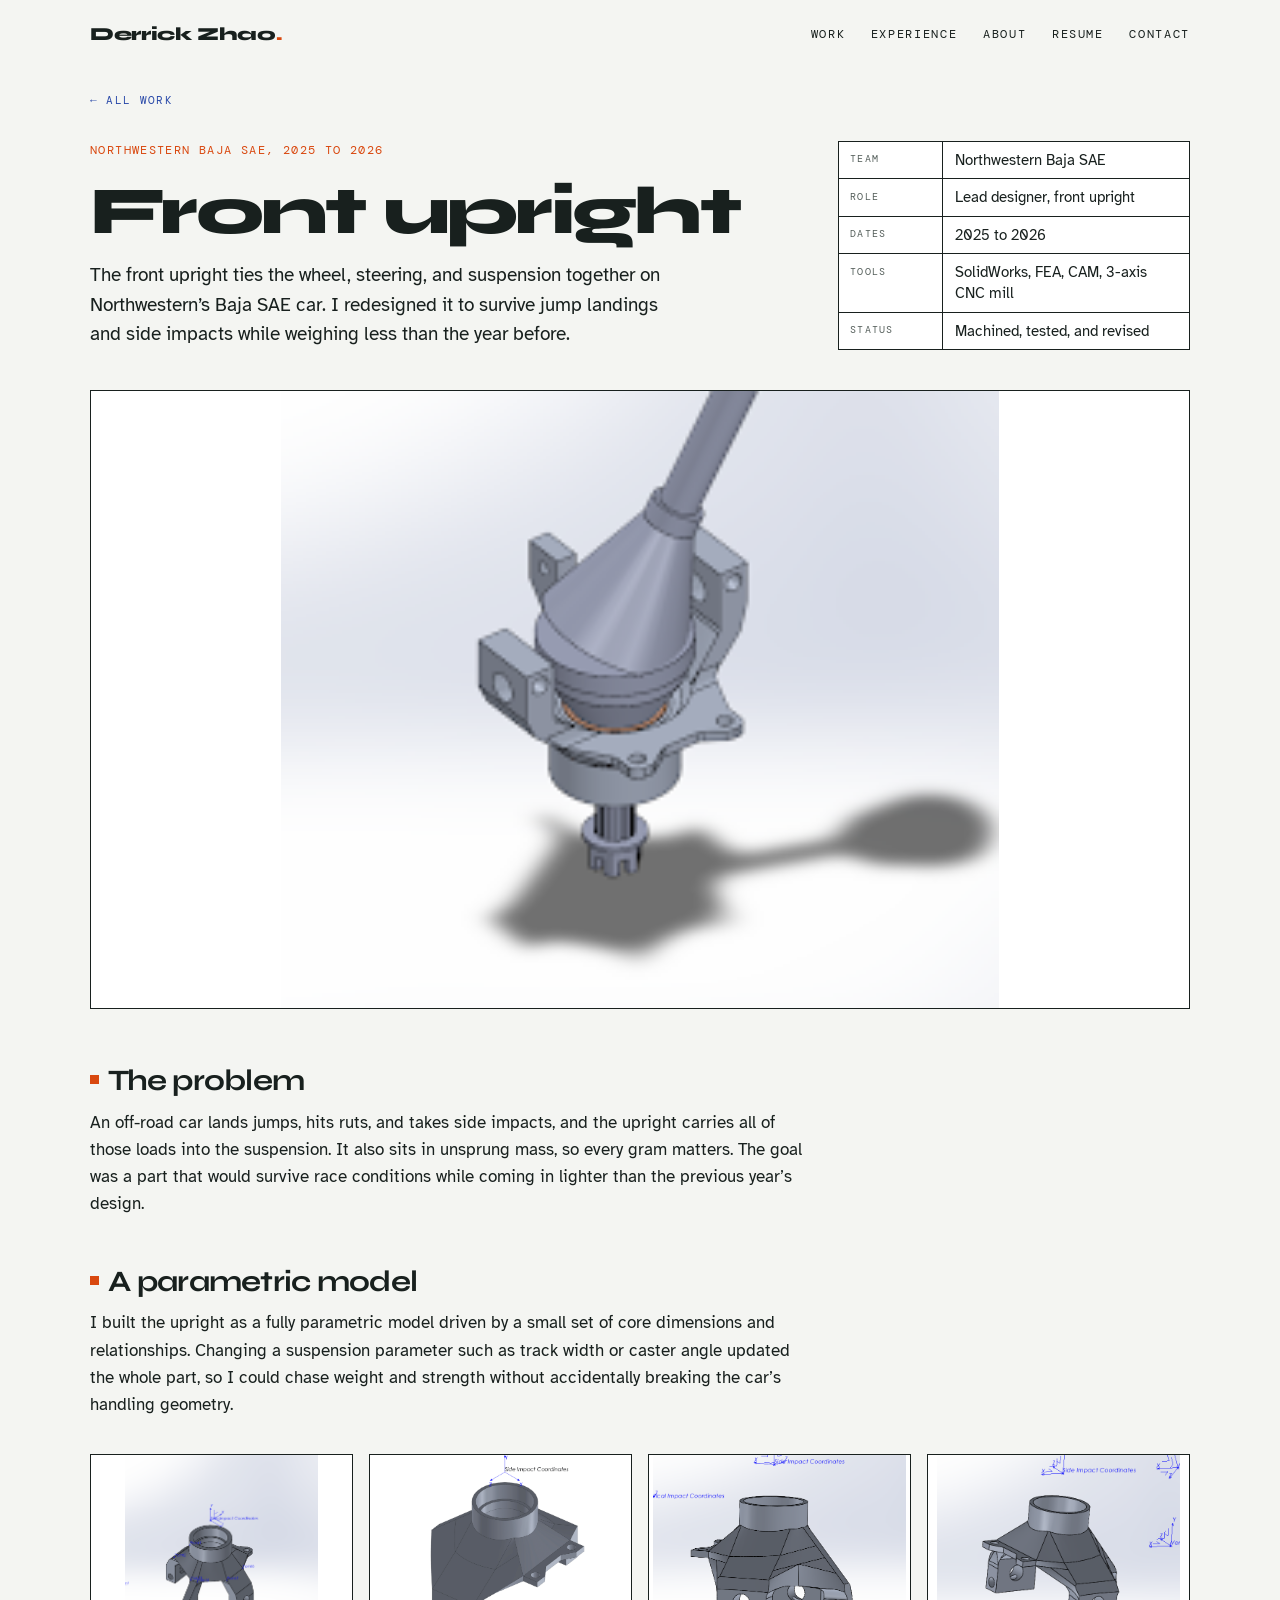
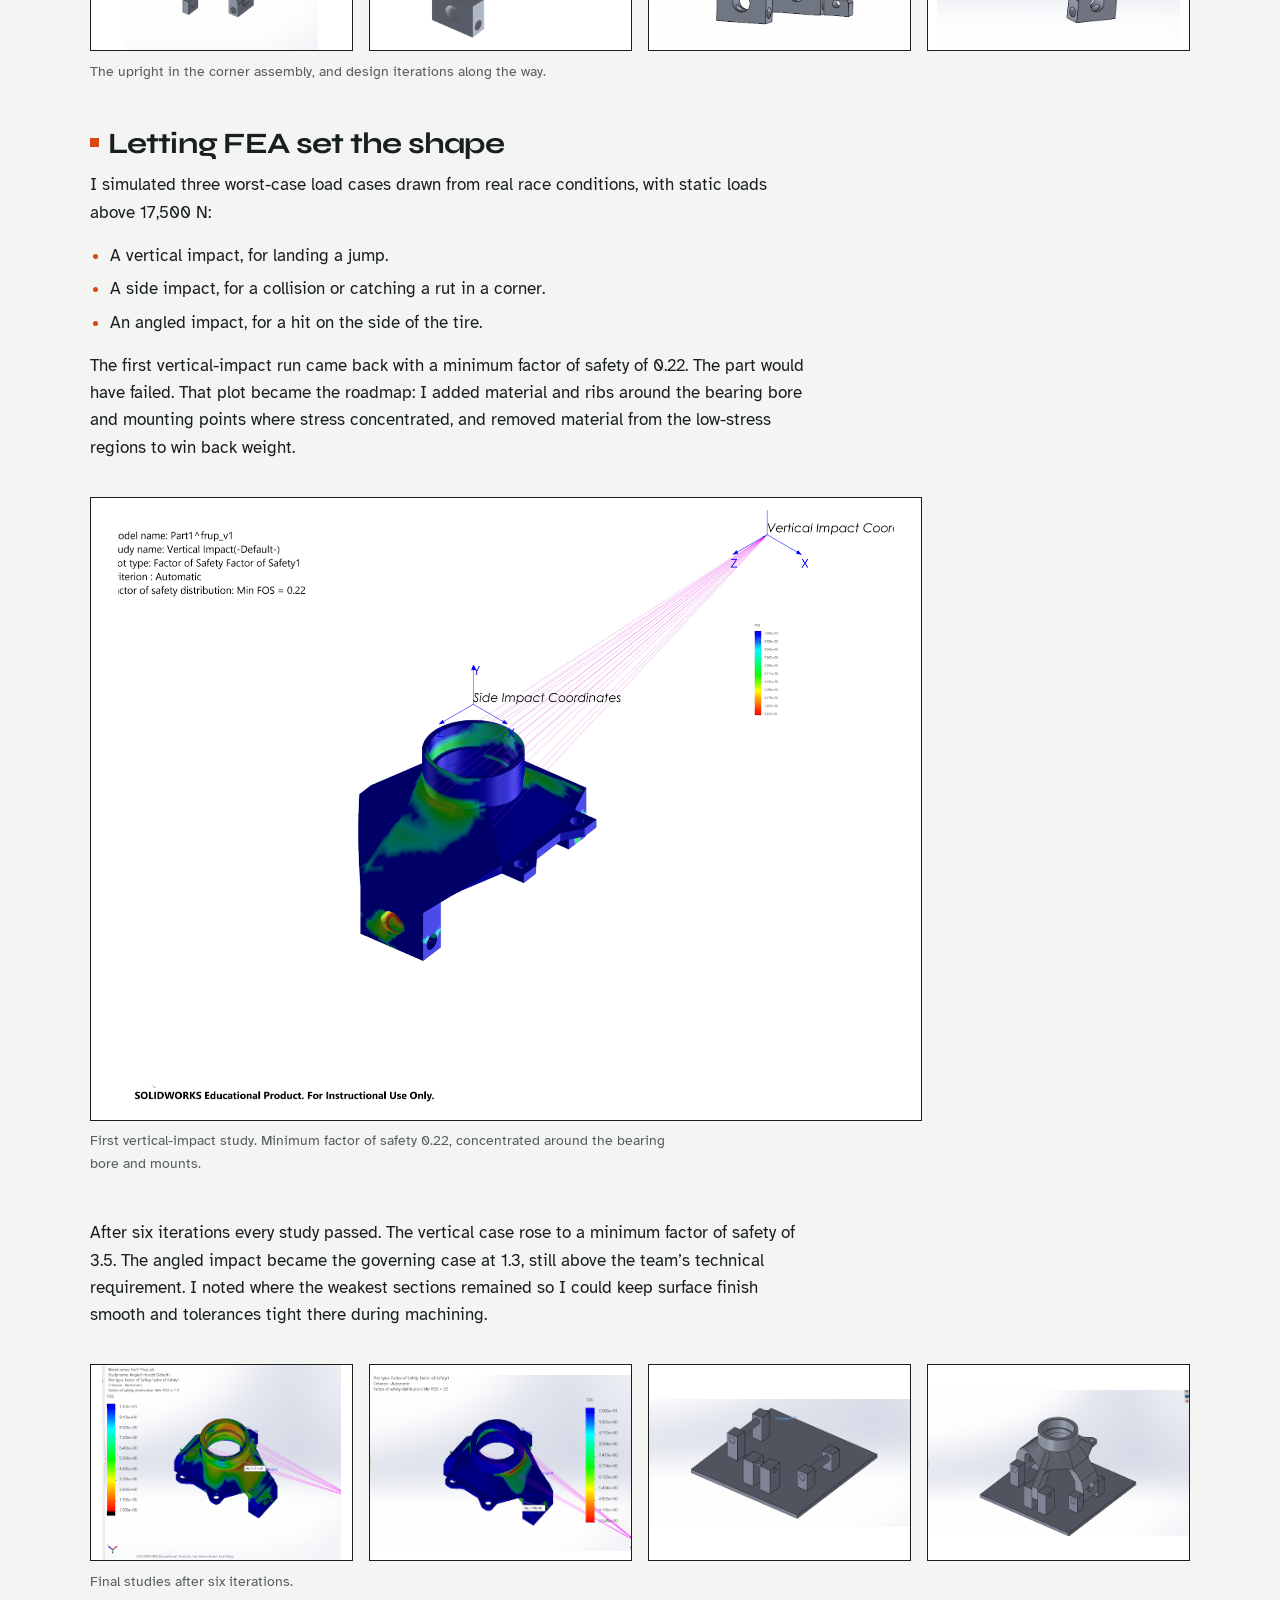
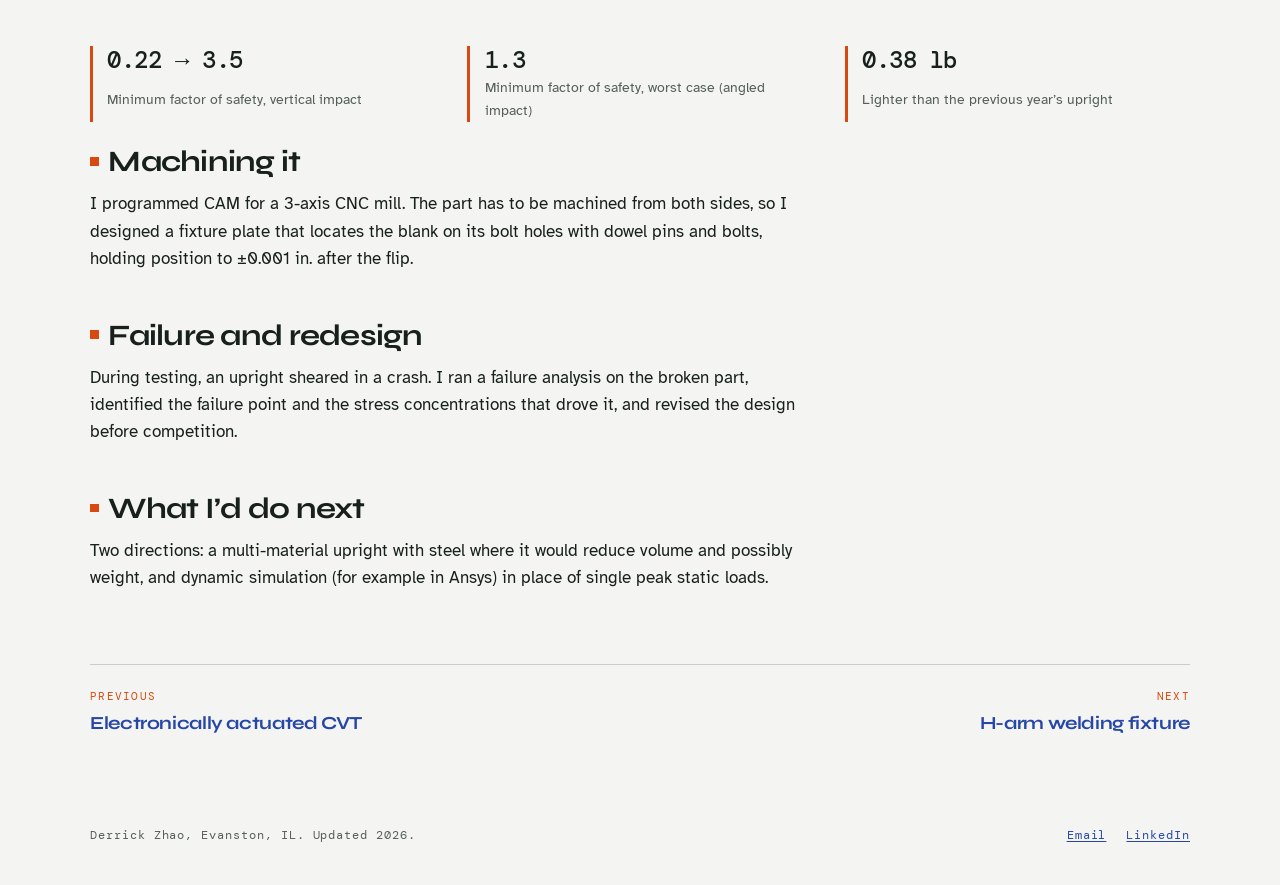
<file: projects/front-upright.html>
<!doctype html>
<html lang="en">
<head>
<meta charset="utf-8">
<meta name="viewport" content="width=device-width, initial-scale=1">
<title>Front upright | Derrick Zhao</title>
<meta name="description" content="Redesigning the Baja SAE front upright to be lighter and survive race loads, using parametric CAD and six rounds of FEA.">
<meta property="og:title" content="Front upright | Derrick Zhao">
<meta property="og:description" content="Redesigning the Baja SAE front upright to be lighter and survive race loads, using parametric CAD and six rounds of FEA.">
<meta property="og:type" content="website">
<link rel="icon" href="../assets/favicon.svg" type="image/svg+xml">
<link rel="preconnect" href="https://fonts.googleapis.com">
<link rel="preconnect" href="https://fonts.gstatic.com" crossorigin>
<link rel="stylesheet" href="https://fonts.googleapis.com/css2?family=Atkinson+Hyperlegible:ital,wght@0,400;0,700;1,400&family=DM+Mono:wght@400;500&family=Syne:wght@600;700;800&display=swap">
<link rel="stylesheet" href="../assets/css/site.css">
<script src="../assets/js/site.js" defer></script>
</head>
<body>
<a class="skip" href="#main">Skip to content</a>
<header class="site-header">
  <a class="wordmark" href="../index.html">Derrick Zhao</a>
  <nav aria-label="Main">
    <a href="../index.html#work">Work</a>
    <a href="../index.html#experience">Experience</a>
    <a href="../index.html#about">About</a>
    <a href="../assets/Derrick_Zhao_Resume.pdf">Resume</a>
    <a href="../index.html#contact">Contact</a>
  </nav>
</header>
<main id="main">
<article class="case">
  <a class="back" href="../index.html#work">All work</a>
  <div class="case-head">
    <div>
      <p class="kicker">Northwestern Baja SAE, 2025 to 2026</p>
      <h1>Front upright</h1>
      <p class="lede">The front upright ties the wheel, steering, and suspension together on Northwestern’s Baja SAE car. I redesigned it to survive jump landings and side impacts while weighing less than the year before.</p>
    </div>
    <dl class="title-block boxed">
  <div><dt>Team</dt><dd>Northwestern Baja SAE</dd></div>
  <div><dt>Role</dt><dd>Lead designer, front upright</dd></div>
  <div><dt>Dates</dt><dd>2025 to 2026</dd></div>
  <div><dt>Tools</dt><dd>SolidWorks, FEA, CAM, 3-axis CNC mill</dd></div>
  <div><dt>Status</dt><dd>Machined, tested, and revised</dd></div>
</dl>
  </div>
  <figure class="case-hero"><div class="view contain"><img src="../assets/img/front-upright/hero.jpg" alt="Front upright CAD model" loading="lazy"></div></figure>
<div class="prose">
<h2>The problem</h2>
<p>An off-road car lands jumps, hits ruts, and takes side impacts, and the upright carries all of those loads into the suspension. It also sits in unsprung mass, so every gram matters. The goal was a part that would survive race conditions while coming in lighter than the previous year’s design.</p>

<h2>A parametric model</h2>
<p>I built the upright as a fully parametric model driven by a small set of core dimensions and relationships. Changing a suspension parameter such as track width or caster angle updated the whole part, so I could chase weight and strength without accidentally breaking the car’s handling geometry.</p>
</div>
<figure class="gallery">
  <div class="grid">
    <div class="view contain"><img src="../assets/img/front-upright/assembly.jpg" alt="Upright in the corner assembly" loading="lazy"></div>
    <div class="view contain"><img src="../assets/img/front-upright/iteration-1.jpg" alt="Upright design iteration" loading="lazy"></div>
    <div class="view contain"><img src="../assets/img/front-upright/iteration-2.jpg" alt="Upright design iteration" loading="lazy"></div>
    <div class="view contain"><img src="../assets/img/front-upright/iteration-3.jpg" alt="Upright design iteration" loading="lazy"></div>
  </div>
  <figcaption>The upright in the corner assembly, and design iterations along the way.</figcaption>
</figure>
<div class="prose">
<h2>Letting FEA set the shape</h2>
<p>I simulated three worst-case load cases drawn from real race conditions, with static loads above 17,500 N:</p>
<ul>
  <li>A vertical impact, for landing a jump.</li>
  <li>A side impact, for a collision or catching a rut in a corner.</li>
  <li>An angled impact, for a hit on the side of the tire.</li>
</ul>
<p>The first vertical-impact run came back with a minimum factor of safety of 0.22. The part would have failed. That plot became the roadmap: I added material and ribs around the bearing bore and mounting points where stress concentrated, and removed material from the low-stress regions to win back weight.</p>
</div>
<figure class="gallery single">
  <div class="grid">
    <div class="view contain"><img src="../assets/img/front-upright/fea-initial.jpg" alt="Initial FEA factor of safety plot showing failure near the bearing bore" loading="lazy"></div>
  </div>
  <figcaption>First vertical-impact study. Minimum factor of safety 0.22, concentrated around the bearing bore and mounts.</figcaption>
</figure>
<div class="prose">
<p>After six iterations every study passed. The vertical case rose to a minimum factor of safety of 3.5. The angled impact became the governing case at 1.3, still above the team’s technical requirement. I noted where the weakest sections remained so I could keep surface finish smooth and tolerances tight there during machining.</p>
</div>
<figure class="gallery">
  <div class="grid">
    <div class="view contain"><img src="../assets/img/front-upright/fea-final-1.jpg" alt="Final FEA study" loading="lazy"></div>
    <div class="view contain"><img src="../assets/img/front-upright/fea-final-2.jpg" alt="Final FEA study" loading="lazy"></div>
    <div class="view contain"><img src="../assets/img/front-upright/fea-final-3.jpg" alt="Final FEA study" loading="lazy"></div>
    <div class="view contain"><img src="../assets/img/front-upright/fea-final-4.jpg" alt="Final FEA study" loading="lazy"></div>
  </div>
  <figcaption>Final studies after six iterations.</figcaption>
</figure>
<div class="results">
  <p class="result"><span class="result-figure">0.22 → 3.5</span><span class="result-label">Minimum factor of safety, vertical impact</span></p>
  <p class="result"><span class="result-figure">1.3</span><span class="result-label">Minimum factor of safety, worst case (angled impact)</span></p>
  <p class="result"><span class="result-figure">0.38 lb</span><span class="result-label">Lighter than the previous year’s upright</span></p>
</div>
<div class="prose">
<h2>Machining it</h2>
<p>I programmed CAM for a 3-axis CNC mill. The part has to be machined from both sides, so I designed a fixture plate that locates the blank on its bolt holes with dowel pins and bolts, holding position to ±0.001 in. after the flip.</p>

<h2>Failure and redesign</h2>
<p>During testing, an upright sheared in a crash. I ran a failure analysis on the broken part, identified the failure point and the stress concentrations that drove it, and revised the design before competition.</p>
<!-- TODO: Add photos of the sheared part, what you found, and what you changed. This is the strongest part of the story. -->

<h2>What I’d do next</h2>
<p>Two directions: a multi-material upright with steel where it would reduce volume and possibly weight, and dynamic simulation (for example in Ansys) in place of single peak static loads.</p>
</div>
  <nav class="case-nav" aria-label="More projects">
    <a class="prev" href="e-cvt.html"><span>Previous</span><strong>Electronically actuated CVT</strong></a><a class="next" href="h-arm-fixture.html"><span>Next</span><strong>H-arm welding fixture</strong></a>
  </nav>
</article>
</main>
<footer class="site-footer">
  <p>Derrick Zhao, Evanston, IL. Updated <span data-year>2026</span>.</p>
  <p><a href="mailto:derrickzhao10@gmail.com">Email</a><a href="https://www.linkedin.com/in/derrick-zhao-846027306">LinkedIn</a></p>
</footer>
</body>
</html>
</file>
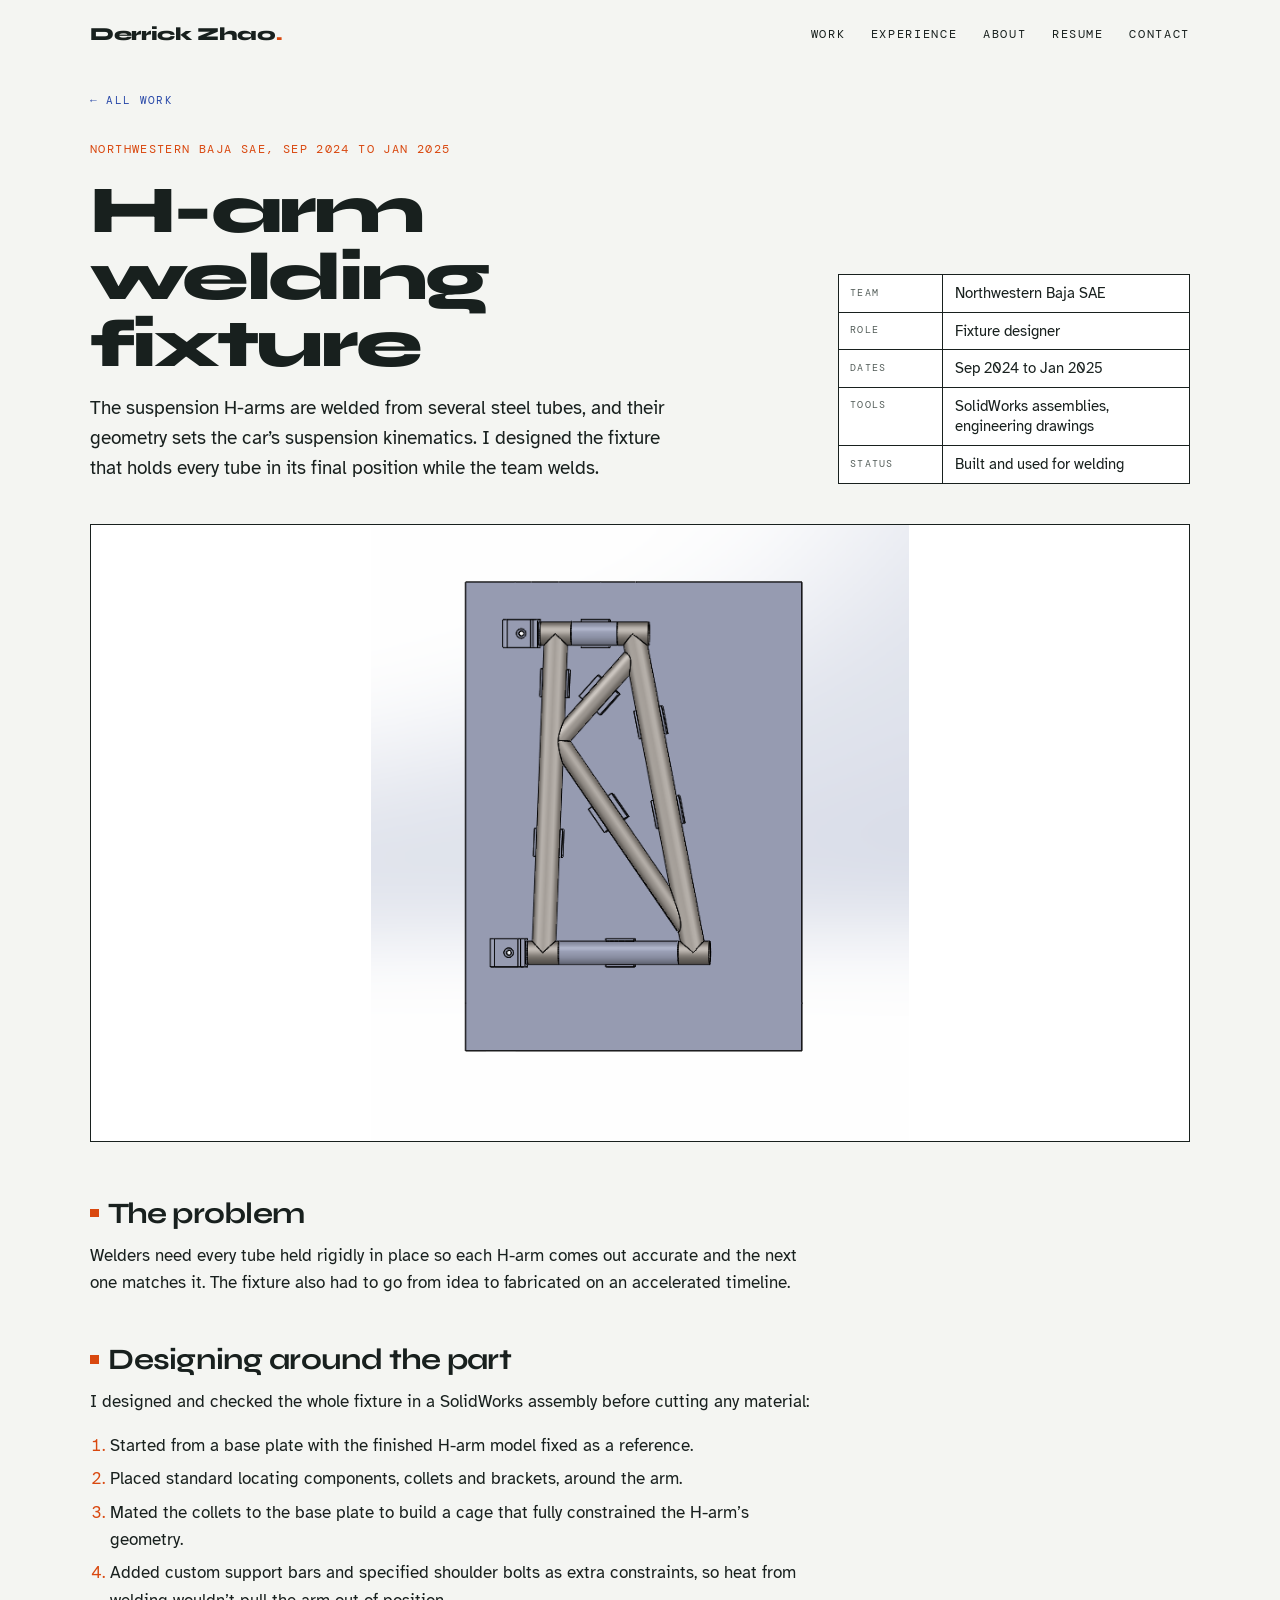
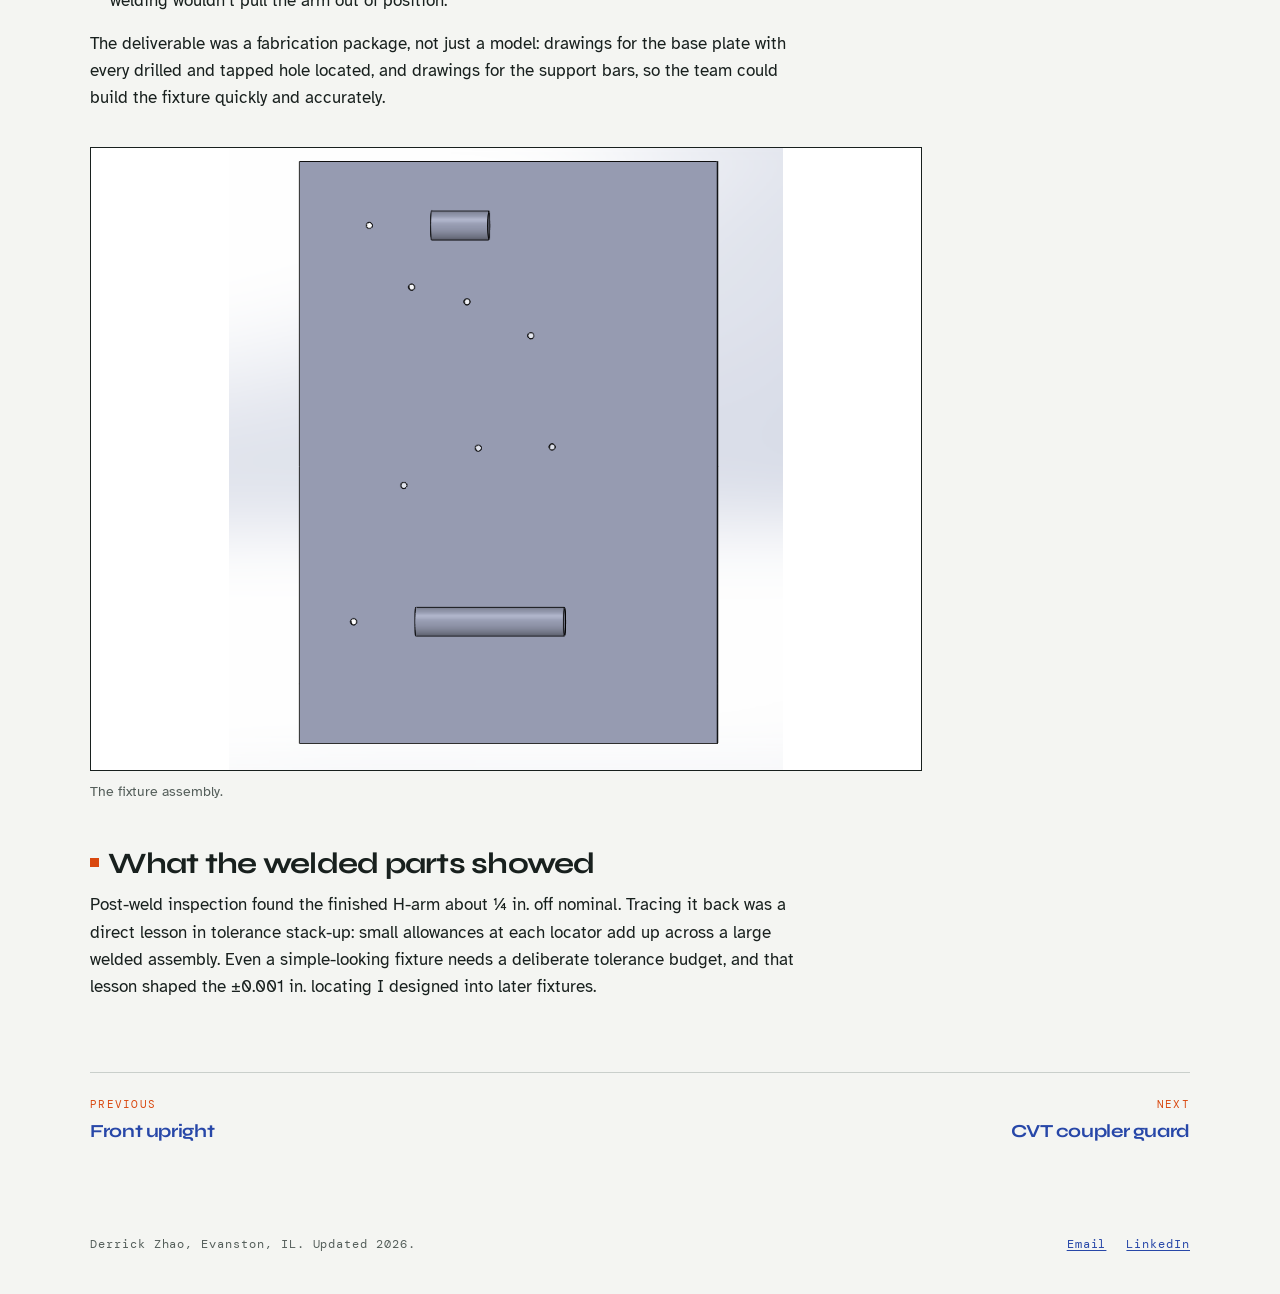
<file: projects/h-arm-fixture.html>
<!doctype html>
<html lang="en">
<head>
<meta charset="utf-8">
<meta name="viewport" content="width=device-width, initial-scale=1">
<title>H-arm welding fixture | Derrick Zhao</title>
<meta name="description" content="A welding fixture for Baja SAE suspension H-arms, and what tolerance stack-up taught me.">
<meta property="og:title" content="H-arm welding fixture | Derrick Zhao">
<meta property="og:description" content="A welding fixture for Baja SAE suspension H-arms, and what tolerance stack-up taught me.">
<meta property="og:type" content="website">
<link rel="icon" href="../assets/favicon.svg" type="image/svg+xml">
<link rel="preconnect" href="https://fonts.googleapis.com">
<link rel="preconnect" href="https://fonts.gstatic.com" crossorigin>
<link rel="stylesheet" href="https://fonts.googleapis.com/css2?family=Atkinson+Hyperlegible:ital,wght@0,400;0,700;1,400&family=DM+Mono:wght@400;500&family=Syne:wght@600;700;800&display=swap">
<link rel="stylesheet" href="../assets/css/site.css">
<script src="../assets/js/site.js" defer></script>
</head>
<body>
<a class="skip" href="#main">Skip to content</a>
<header class="site-header">
  <a class="wordmark" href="../index.html">Derrick Zhao</a>
  <nav aria-label="Main">
    <a href="../index.html#work">Work</a>
    <a href="../index.html#experience">Experience</a>
    <a href="../index.html#about">About</a>
    <a href="../assets/Derrick_Zhao_Resume.pdf">Resume</a>
    <a href="../index.html#contact">Contact</a>
  </nav>
</header>
<main id="main">
<article class="case">
  <a class="back" href="../index.html#work">All work</a>
  <div class="case-head">
    <div>
      <p class="kicker">Northwestern Baja SAE, Sep 2024 to Jan 2025</p>
      <h1>H-arm welding fixture</h1>
      <p class="lede">The suspension H-arms are welded from several steel tubes, and their geometry sets the car’s suspension kinematics. I designed the fixture that holds every tube in its final position while the team welds.</p>
    </div>
    <dl class="title-block boxed">
  <div><dt>Team</dt><dd>Northwestern Baja SAE</dd></div>
  <div><dt>Role</dt><dd>Fixture designer</dd></div>
  <div><dt>Dates</dt><dd>Sep 2024 to Jan 2025</dd></div>
  <div><dt>Tools</dt><dd>SolidWorks assemblies, engineering drawings</dd></div>
  <div><dt>Status</dt><dd>Built and used for welding</dd></div>
</dl>
  </div>
  <figure class="case-hero"><div class="view contain"><img src="../assets/img/h-arm-fixture/hero.jpg" alt="H-arm welding fixture CAD assembly" loading="lazy"></div></figure>
<div class="prose">
<h2>The problem</h2>
<p>Welders need every tube held rigidly in place so each H-arm comes out accurate and the next one matches it. The fixture also had to go from idea to fabricated on an accelerated timeline.</p>

<h2>Designing around the part</h2>
<p>I designed and checked the whole fixture in a SolidWorks assembly before cutting any material:</p>
<ol>
  <li>Started from a base plate with the finished H-arm model fixed as a reference.</li>
  <li>Placed standard locating components, collets and brackets, around the arm.</li>
  <li>Mated the collets to the base plate to build a cage that fully constrained the H-arm’s geometry.</li>
  <li>Added custom support bars and specified shoulder bolts as extra constraints, so heat from welding wouldn’t pull the arm out of position.</li>
</ol>
<p>The deliverable was a fabrication package, not just a model: drawings for the base plate with every drilled and tapped hole located, and drawings for the support bars, so the team could build the fixture quickly and accurately.</p>
</div>
<figure class="gallery single">
  <div class="grid">
    <div class="view contain"><img src="../assets/img/h-arm-fixture/fixture.jpg" alt="H-arm fixture design" loading="lazy"></div>
  </div>
  <figcaption>The fixture assembly.</figcaption>
</figure>
<div class="prose">
<h2>What the welded parts showed</h2>
<p>Post-weld inspection found the finished H-arm about ¼ in. off nominal. Tracing it back was a direct lesson in tolerance stack-up: small allowances at each locator add up across a large welded assembly. Even a simple-looking fixture needs a deliberate tolerance budget, and that lesson shaped the ±0.001 in. locating I designed into later fixtures.</p>
<!-- TODO: If you know which locators contributed most, or what you'd change on a rev 2, add it here. -->
</div>
  <nav class="case-nav" aria-label="More projects">
    <a class="prev" href="front-upright.html"><span>Previous</span><strong>Front upright</strong></a><a class="next" href="cvt-coupler-guard.html"><span>Next</span><strong>CVT coupler guard</strong></a>
  </nav>
</article>
</main>
<footer class="site-footer">
  <p>Derrick Zhao, Evanston, IL. Updated <span data-year>2026</span>.</p>
  <p><a href="mailto:derrickzhao10@gmail.com">Email</a><a href="https://www.linkedin.com/in/derrick-zhao-846027306">LinkedIn</a></p>
</footer>
</body>
</html>
</file>
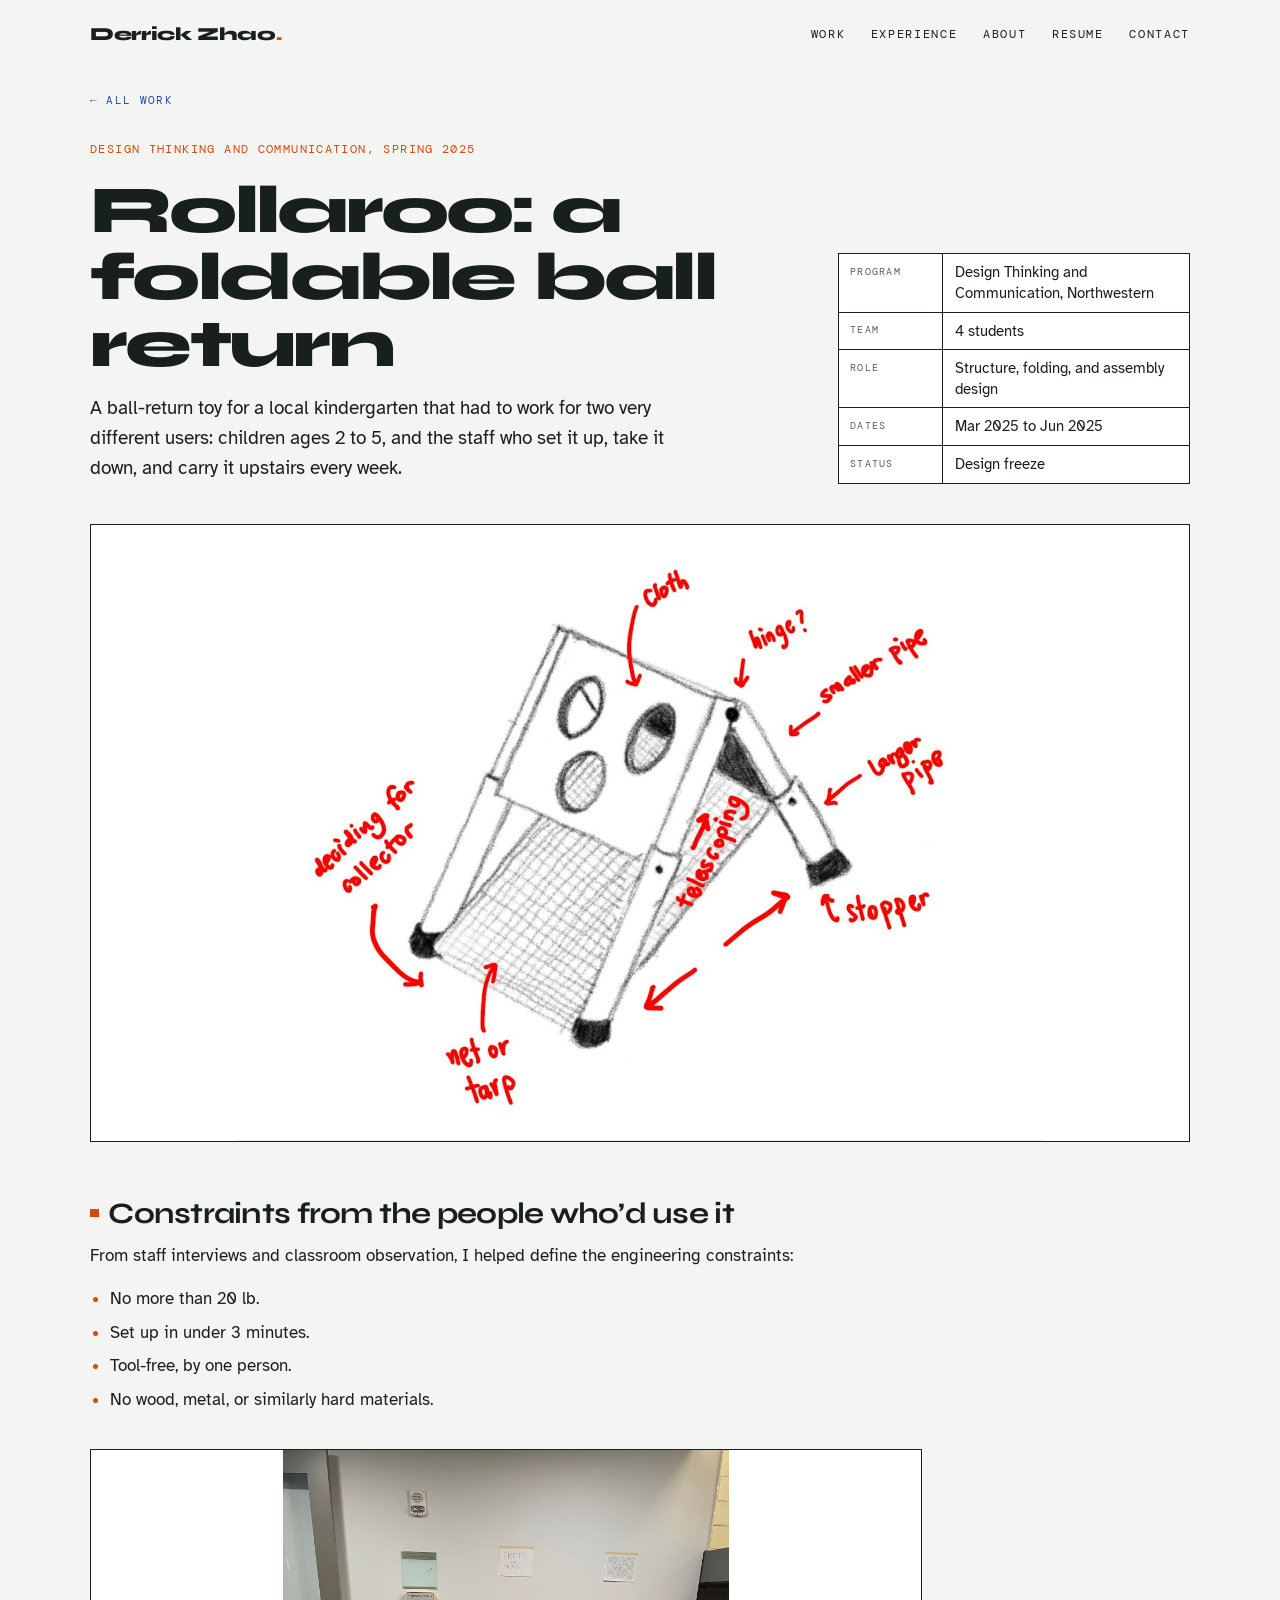
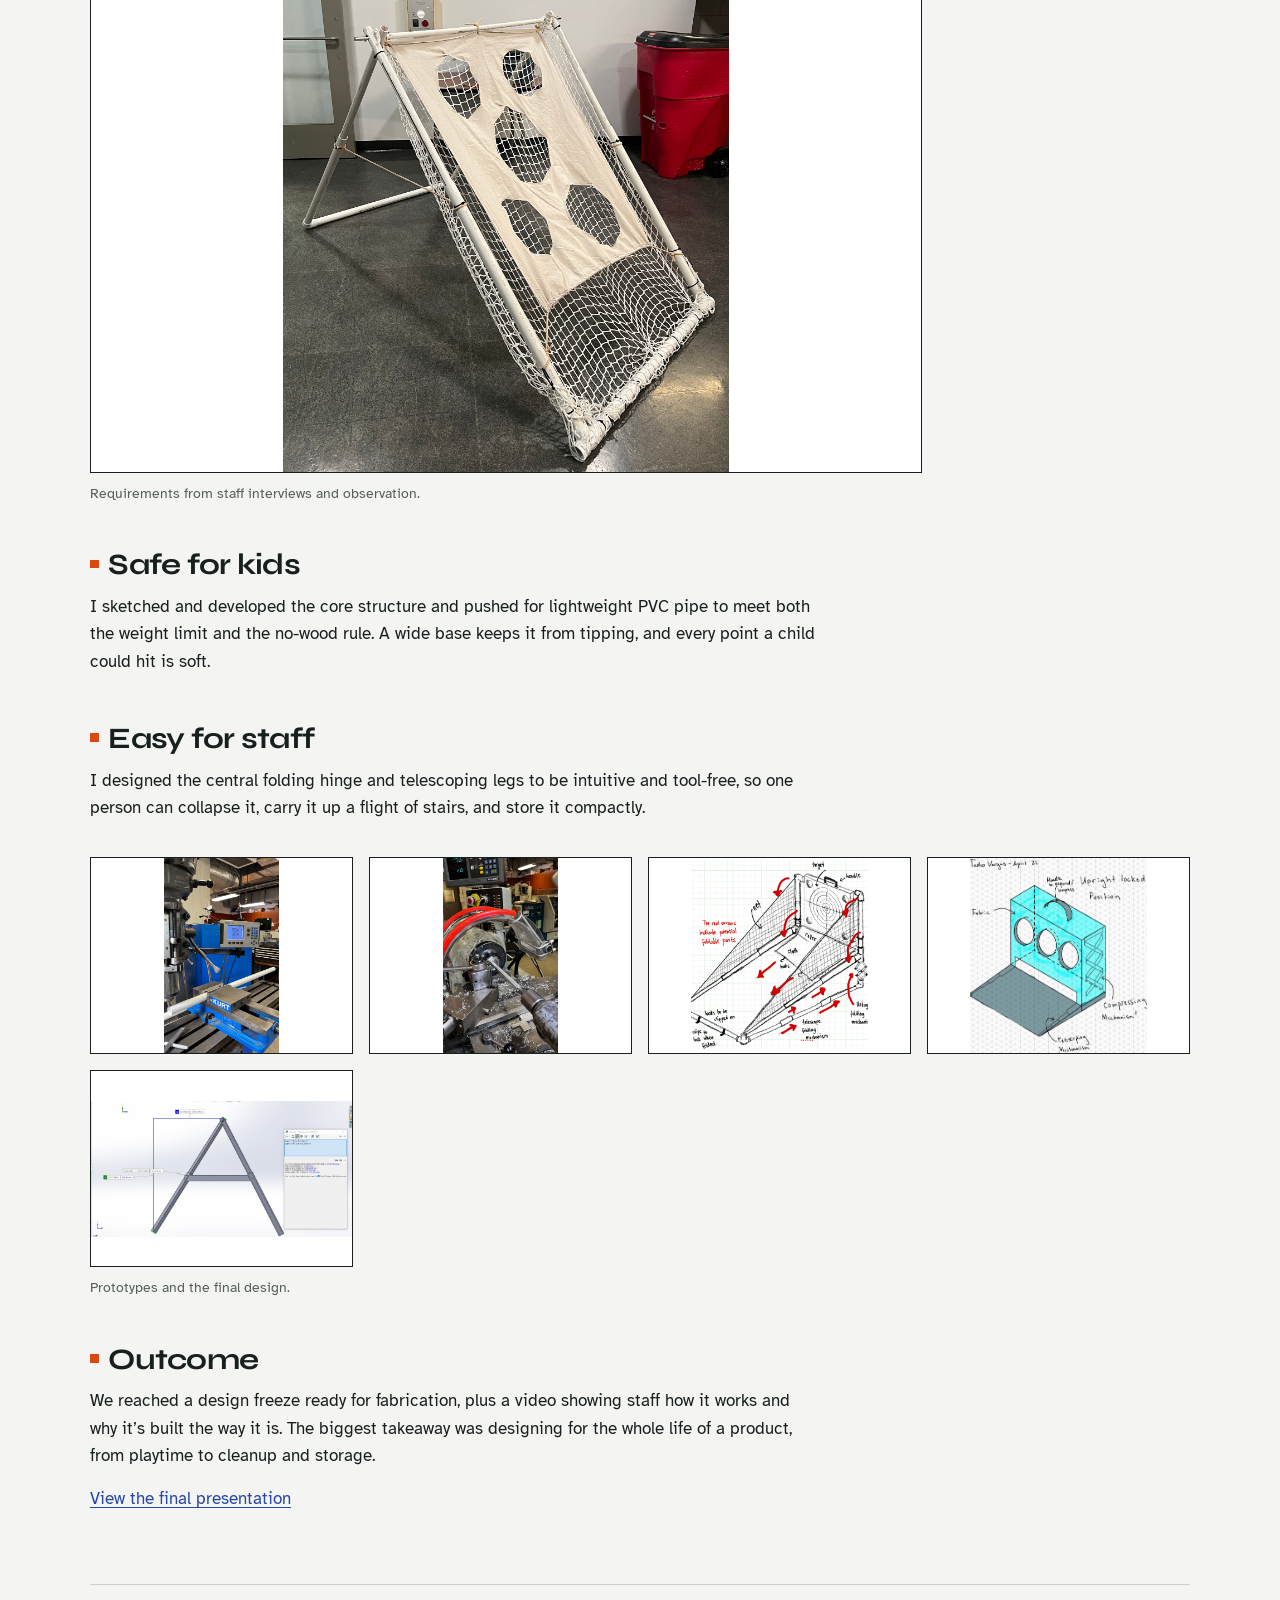
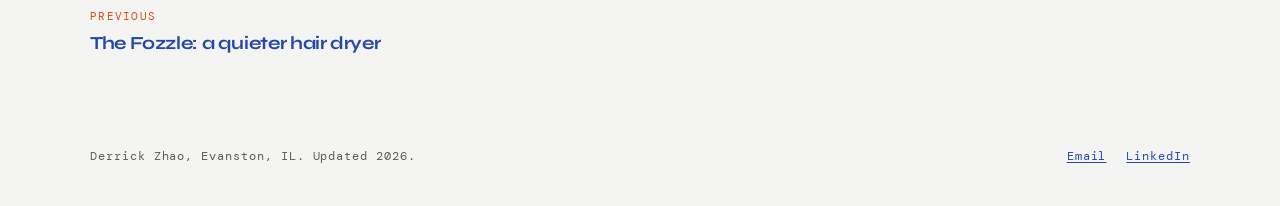
<file: projects/rollaroo.html>
<!doctype html>
<html lang="en">
<head>
<meta charset="utf-8">
<meta name="viewport" content="width=device-width, initial-scale=1">
<title>Rollaroo: a foldable ball return | Derrick Zhao</title>
<meta name="description" content="A foldable ball-return toy for a kindergarten, designed for both kids and the staff who set it up.">
<meta property="og:title" content="Rollaroo: a foldable ball return | Derrick Zhao">
<meta property="og:description" content="A foldable ball-return toy for a kindergarten, designed for both kids and the staff who set it up.">
<meta property="og:type" content="website">
<link rel="icon" href="../assets/favicon.svg" type="image/svg+xml">
<link rel="preconnect" href="https://fonts.googleapis.com">
<link rel="preconnect" href="https://fonts.gstatic.com" crossorigin>
<link rel="stylesheet" href="https://fonts.googleapis.com/css2?family=Atkinson+Hyperlegible:ital,wght@0,400;0,700;1,400&family=DM+Mono:wght@400;500&family=Syne:wght@600;700;800&display=swap">
<link rel="stylesheet" href="../assets/css/site.css">
<script src="../assets/js/site.js" defer></script>
</head>
<body>
<a class="skip" href="#main">Skip to content</a>
<header class="site-header">
  <a class="wordmark" href="../index.html">Derrick Zhao</a>
  <nav aria-label="Main">
    <a href="../index.html#work">Work</a>
    <a href="../index.html#experience">Experience</a>
    <a href="../index.html#about">About</a>
    <a href="../assets/Derrick_Zhao_Resume.pdf">Resume</a>
    <a href="../index.html#contact">Contact</a>
  </nav>
</header>
<main id="main">
<article class="case">
  <a class="back" href="../index.html#work">All work</a>
  <div class="case-head">
    <div>
      <p class="kicker">Design Thinking and Communication, Spring 2025</p>
      <h1>Rollaroo: a foldable ball return</h1>
      <p class="lede">A ball-return toy for a local kindergarten that had to work for two very different users: children ages 2 to 5, and the staff who set it up, take it down, and carry it upstairs every week.</p>
    </div>
    <dl class="title-block boxed">
  <div><dt>Program</dt><dd>Design Thinking and Communication, Northwestern</dd></div>
  <div><dt>Team</dt><dd>4 students</dd></div>
  <div><dt>Role</dt><dd>Structure, folding, and assembly design</dd></div>
  <div><dt>Dates</dt><dd>Mar 2025 to Jun 2025</dd></div>
  <div><dt>Status</dt><dd>Design freeze</dd></div>
</dl>
  </div>
  <figure class="case-hero"><div class="view contain"><img src="../assets/img/rollaroo/hero.jpg" alt="Rollaroo foldable ball return" loading="lazy"></div></figure>
<div class="prose">
<h2>Constraints from the people who’d use it</h2>
<p>From staff interviews and classroom observation, I helped define the engineering constraints:</p>
<ul>
  <li>No more than 20 lb.</li>
  <li>Set up in under 3 minutes.</li>
  <li>Tool-free, by one person.</li>
  <li>No wood, metal, or similarly hard materials.</li>
</ul>
</div>
<figure class="gallery single">
  <div class="grid">
    <div class="view contain"><img src="../assets/img/rollaroo/constraints.jpg" alt="Design constraints" loading="lazy"></div>
  </div>
  <figcaption>Requirements from staff interviews and observation.</figcaption>
</figure>
<div class="prose">
<h2>Safe for kids</h2>
<p>I sketched and developed the core structure and pushed for lightweight PVC pipe to meet both the weight limit and the no-wood rule. A wide base keeps it from tipping, and every point a child could hit is soft.</p>

<h2>Easy for staff</h2>
<p>I designed the central folding hinge and telescoping legs to be intuitive and tool-free, so one person can collapse it, carry it up a flight of stairs, and store it compactly.</p>
</div>
<figure class="gallery">
  <div class="grid">
    <div class="view contain"><img src="../assets/img/rollaroo/prototype-1.jpg" alt="Rollaroo prototype" loading="lazy"></div>
    <div class="view contain"><img src="../assets/img/rollaroo/prototype-2.jpg" alt="Rollaroo prototype" loading="lazy"></div>
    <div class="view contain"><img src="../assets/img/rollaroo/prototype-3.jpg" alt="Rollaroo prototype" loading="lazy"></div>
    <div class="view contain"><img src="../assets/img/rollaroo/prototype-4.jpg" alt="Rollaroo prototype" loading="lazy"></div>
    <div class="view contain"><img src="../assets/img/rollaroo/prototype-5.jpg" alt="Rollaroo prototype" loading="lazy"></div>
  </div>
  <figcaption>Prototypes and the final design.</figcaption>
</figure>
<div class="prose">
<h2>Outcome</h2>
<p>We reached a design freeze ready for fabrication, plus a video showing staff how it works and why it’s built the way it is. The biggest takeaway was designing for the whole life of a product, from playtime to cleanup and storage.</p>
<p><a href="https://docs.google.com/presentation/d/1yvMUh7tGWvlgQf_Ry2BzbeQvPgWFhCQxKZfcCGtcNQ0/present">View the final presentation</a></p>
</div>
  <nav class="case-nav" aria-label="More projects">
    <a class="prev" href="fozzle.html"><span>Previous</span><strong>The Fozzle: a quieter hair dryer</strong></a>
  </nav>
</article>
</main>
<footer class="site-footer">
  <p>Derrick Zhao, Evanston, IL. Updated <span data-year>2026</span>.</p>
  <p><a href="mailto:derrickzhao10@gmail.com">Email</a><a href="https://www.linkedin.com/in/derrick-zhao-846027306">LinkedIn</a></p>
</footer>
</body>
</html>
</file>
<file: assets/css/site.css>
/* Derrick Zhao portfolio
   Design idea: an engineering drawing scribed through layout fluid. The hero
   and contact sheets are Dykem blue with bright "scribed" linework, safety
   orange marks dimensions and results, and the rest stays light so the work
   carries the page.
   Type: Syne for display, Atkinson Hyperlegible for reading, DM Mono for labels. */

:root {
  --paper: #F4F5F2;
  --surface: #FFFFFF;
  --ink: #18201E;
  --ink-2: #545E5A;
  --rule: #C9CFCB;
  --frame: #18201E;
  --accent: #2747A8;           /* links */
  --tint: #E3E9F8;             /* chips */
  --signal: #D9480F;           /* safety orange, for marks and results */
  --hatch: #D2D8D5;

  --dykem: #1C3A8C;            /* layout-fluid blue sheets */
  --scribe: #EEF2FA;           /* bright metal where the scriber cut */
  --scribe-2: rgba(238, 242, 250, 0.68);
  --scribe-line: rgba(238, 242, 250, 0.32);
  --signal-on-blue: #FF9A52;

  --font-display: "Syne", "Helvetica Neue", Arial, sans-serif;
  --font-body: "Atkinson Hyperlegible", "Helvetica Neue", Arial, sans-serif;
  --font-tech: "DM Mono", ui-monospace, "Cascadia Mono", Consolas, monospace;

  --measure: 66ch;
  --page: 1180px;
  --gutter: clamp(1.25rem, 4vw, 2.5rem);
  color-scheme: light;
}

@media (prefers-color-scheme: dark) {
  :root {
    --paper: #121715;
    --surface: #1A201E;
    --ink: #E5EAE7;
    --ink-2: #A3ADA9;
    --rule: #36403D;
    --frame: #B9C2BE;
    --accent: #9DB2F5;
    --tint: #22305A;
    --signal: #FF8F4A;
    --hatch: #2C3533;
    --dykem: #19337A;
    color-scheme: dark;
  }
}

*, *::before, *::after { box-sizing: border-box; }
html { -webkit-text-size-adjust: 100%; scroll-behavior: smooth; }
body {
  margin: 0;
  background: var(--paper);
  color: var(--ink);
  font-family: var(--font-body);
  font-size: 1.0625rem;
  line-height: 1.6;
}
img { display: block; max-width: 100%; }
a { color: var(--accent); text-underline-offset: 0.18em; text-decoration-thickness: 1px; }
a:hover { text-decoration-thickness: 2px; }
:focus-visible { outline: 2px solid var(--signal); outline-offset: 3px; }
p { margin: 0 0 1rem; }

.skip { position: absolute; left: -999px; }
.skip:focus { left: 1rem; top: 1rem; z-index: 10; background: var(--surface); padding: 0.5rem 1rem; }

/* Mono label style, shared */
.label, .meta, .kicker, .when, .title-block dt, .chips li, .case-nav a span, .back {
  font-family: var(--font-tech);
  text-transform: uppercase;
  letter-spacing: 0.12em;
}

/* ---------- Header and footer ---------- */
.site-header {
  max-width: var(--page);
  margin: 0 auto;
  padding: 1.25rem var(--gutter);
  display: flex;
  justify-content: space-between;
  align-items: center;
  gap: 0.75rem 1.5rem;
  flex-wrap: wrap;
}
.wordmark {
  color: var(--ink);
  text-decoration: none;
  font-family: var(--font-display);
  font-weight: 800;
  font-size: 1.15rem;
  letter-spacing: -0.02em;
}
.wordmark::after { content: "."; color: var(--signal); }
.site-header nav { display: flex; flex-wrap: wrap; gap: 0.5rem 1.6rem; }
.site-header nav a {
  color: var(--ink);
  text-decoration: none;
  font-family: var(--font-tech);
  font-size: 0.74rem;
  letter-spacing: 0.14em;
  text-transform: uppercase;
}
.site-header nav a:hover { color: var(--signal); }

.site-footer {
  max-width: var(--page);
  margin: 4rem auto 0;
  padding: 1.5rem var(--gutter) 2.5rem;
  display: flex;
  flex-wrap: wrap;
  justify-content: space-between;
  gap: 0.5rem 2rem;
  font-family: var(--font-tech);
  font-size: 0.74rem;
  letter-spacing: 0.08em;
  color: var(--ink-2);
}
.site-footer p { margin: 0; }
.site-footer a { margin-left: 1.25rem; }
.site-footer a:first-child { margin-left: 0; }

/* ---------- Blue sheets (hero and contact) ---------- */
.sheet { max-width: var(--page); margin: 0.5rem auto 0; padding: 0 var(--gutter); }
.sheet-frame {
  display: grid;
  grid-template-columns: 1.5rem minmax(0, 1fr) 1.5rem;
  grid-template-rows: 1.5rem auto 1.5rem;
  background: var(--dykem);
  color: var(--scribe);
  border: 1.5px solid var(--dykem);
  border-radius: 3px;
}
.sheet-frame a { color: var(--scribe); }
.zone-row { grid-column: 2; display: flex; }
.zone-row.top { grid-row: 1; }
.zone-row.bottom { grid-row: 3; }
.zone-row span {
  flex: 1;
  text-align: center;
  font: 400 0.66rem/1.5rem var(--font-tech);
  color: var(--scribe-2);
  border-left: 1px solid var(--scribe-line);
}
.zone-row span:first-child { border-left: 0; }
.zone-col { grid-row: 2; display: flex; flex-direction: column; }
.zone-col.left { grid-column: 1; }
.zone-col.right { grid-column: 3; }
.zone-col span {
  flex: 1;
  display: flex;
  align-items: center;
  justify-content: center;
  font: 400 0.66rem var(--font-tech);
  color: var(--scribe-2);
  border-top: 1px solid var(--scribe-line);
}
.zone-col span:first-child { border-top: 0; }

.sheet-body {
  grid-column: 2;
  grid-row: 2;
  border: 1px solid var(--scribe-2);
  display: grid;
  grid-template-columns: minmax(0, 1fr) minmax(0, 23rem);
  align-items: end;
}
.hero-main { padding: clamp(2rem, 6vw, 4.5rem) clamp(1.25rem, 5vw, 4rem); }

.kicker { margin: 0 0 1.1rem; font-size: 0.72rem; color: var(--signal); }
.sheet .kicker { color: var(--signal-on-blue); }

.name-block { display: inline-grid; gap: 1rem; margin-bottom: 2rem; }
.name {
  margin: 0;
  font-family: var(--font-display);
  font-weight: 800;
  font-size: clamp(2.75rem, 7vw, 6rem);
  line-height: 0.92;
  letter-spacing: -0.04em;
  color: #FFFFFF;
}

/* Dimension line under the name, with extension lines and arrowheads */
.dim {
  display: flex;
  align-items: center;
  gap: 0.75rem;
  padding: 0.45rem 0;
  border-inline: 1px solid var(--signal-on-blue);
  color: var(--signal-on-blue);
  font: 400 0.72rem/1.3 var(--font-tech);
  letter-spacing: 0.1em;
  text-transform: uppercase;
}
.dim-text { white-space: nowrap; }
.dim-arm { flex: 1; min-width: 1.25rem; height: 1px; background: currentColor; position: relative; }
.dim-arm::before {
  content: "";
  position: absolute;
  top: -3.5px;
  border-top: 4px solid transparent;
  border-bottom: 4px solid transparent;
}
.dim-arm:first-child::before { left: 0; border-right: 9px solid currentColor; }
.dim-arm:last-child::before { right: 0; border-left: 9px solid currentColor; }

@media (prefers-reduced-motion: no-preference) {
  .dim-arm { animation: draw 0.9s 0.25s cubic-bezier(0.2, 0.7, 0.2, 1) both; }
  .dim-arm:first-child { transform-origin: right center; }
  .dim-arm:last-child { transform-origin: left center; }
  .dim-text { animation: appear 0.5s 0.15s ease-out both; }
}
@keyframes draw { from { transform: scaleX(0); } }
@keyframes appear { from { opacity: 0; } }

.lede { font-size: 1.2rem; line-height: 1.55; max-width: 36rem; margin: 0 0 1.75rem; }
.sheet .lede { color: var(--scribe); }
.hero-actions { display: flex; flex-wrap: wrap; align-items: center; gap: 0.75rem 1.5rem; }
.button {
  display: inline-block;
  padding: 0.75rem 1.2rem;
  background: var(--signal);
  color: #FFFFFF;
  text-decoration: none;
  font-family: var(--font-tech);
  font-size: 0.78rem;
  font-weight: 500;
  letter-spacing: 0.1em;
  text-transform: uppercase;
  border-radius: 2px;
}
.button:hover { background: var(--ink); color: var(--paper); }
.sheet .button, .sheet-frame .button { background: var(--signal-on-blue); color: #18201E; }
.sheet .button:hover { background: #FFFFFF; color: #18201E; }

/* Title block: real drawing-sheet info, boxed like the corner of a print */
.title-block { margin: 0; border-top: 1px solid var(--frame); border-left: 1px solid var(--frame); }
.title-block.boxed { border: 1px solid var(--frame); background: var(--surface); }
.title-block > div {
  display: grid;
  grid-template-columns: 6.5rem minmax(0, 1fr);
  border-top: 1px solid var(--frame);
}
.title-block > div:first-child { border-top: 0; }
.title-block dt {
  padding: 0.6rem 0.7rem;
  border-right: 1px solid var(--frame);
  font-size: 0.64rem;
  line-height: 1.6;
  color: var(--ink-2);
}
.title-block dd { margin: 0; padding: 0.5rem 0.75rem; font-size: 0.92rem; line-height: 1.4; }
.title-block .tb-name dd { font-family: var(--font-display); font-weight: 700; font-size: 1.02rem; }
.sheet .title-block, .sheet .title-block > div, .sheet .title-block dt { border-color: var(--scribe-2); }
.sheet .title-block dt { color: var(--scribe-2); }

/* ---------- Sections ---------- */
.section { max-width: var(--page); margin: 0 auto; padding: clamp(4rem, 9vw, 6.5rem) var(--gutter) 0; }
.section-head { max-width: var(--measure); margin-bottom: 2.25rem; }
.section-head .kicker { margin-bottom: 0.7rem; }
.section-head p:not(.kicker) { color: var(--ink-2); margin: 0.75rem 0 0; }
h1, h2, h3 { font-family: var(--font-display); }
h2 {
  margin: 0;
  font-size: clamp(1.9rem, 4vw, 2.8rem);
  font-weight: 800;
  letter-spacing: -0.035em;
  line-height: 1.05;
}
h3 {
  margin: 0 0 0.45rem;
  font-size: 1.32rem;
  font-weight: 700;
  letter-spacing: -0.02em;
  line-height: 1.2;
}
h3 a { color: var(--ink); text-decoration: none; }
h3 a:hover { color: var(--accent); text-decoration: underline; }

/* Image frames. Missing files show a section-hatch and the expected path. */
.view {
  position: relative;
  overflow: hidden;
  aspect-ratio: 4 / 3;
  border: 1px solid var(--frame);
  background: var(--surface);
}
.view img { width: 100%; height: 100%; object-fit: cover; }
.view.contain img { object-fit: contain; }
.view.blueprint { background: var(--dykem); border-color: var(--dykem); color: var(--scribe); }
.view.is-missing {
  background:
    repeating-linear-gradient(45deg, transparent 0 7px, var(--hatch) 7px 8px),
    var(--surface);
}
.view.is-missing img { display: none; }
.view.is-missing::after {
  content: attr(data-missing);
  position: absolute;
  left: 0.6rem;
  right: 0.6rem;
  bottom: 0.6rem;
  padding: 0.3rem 0.45rem;
  background: var(--surface);
  border: 1px solid var(--rule);
  font: 400 0.7rem/1.4 var(--font-tech);
  color: var(--ink-2);
  word-break: break-all;
}
a.view-link { display: block; }

/* Key results */
.result { display: grid; gap: 0.2rem; margin: 1.25rem 0; padding-left: 0.9rem; border-left: 3px solid var(--signal); }
.result-figure { font: 500 1.5rem/1.15 var(--font-tech); letter-spacing: -0.02em; }
.result-label { font-size: 0.9rem; color: var(--ink-2); }

.meta { margin: 0 0 0.45rem; font-size: 0.68rem; line-height: 1.6; color: var(--ink-2); }

.chips { list-style: none; display: flex; flex-wrap: wrap; gap: 0.4rem; margin: 0.9rem 0 0; padding: 0; }
.chips li {
  padding: 0.22rem 0.55rem;
  background: var(--tint);
  color: var(--accent);
  border-radius: 2px;
  font-size: 0.62rem;
  letter-spacing: 0.1em;
}

/* Featured project */
.feature {
  display: grid;
  grid-template-columns: minmax(0, 7fr) minmax(0, 5fr);
  gap: 2rem 3rem;
  align-items: center;
  margin-bottom: 4.5rem;
}
.feature h3 { font-size: clamp(1.7rem, 3vw, 2.3rem); font-weight: 800; letter-spacing: -0.03em; }
.feature .results-pair { display: grid; grid-template-columns: repeat(2, minmax(0, 1fr)); gap: 0 1.25rem; }

.work-grid {
  display: grid;
  grid-template-columns: repeat(auto-fill, minmax(min(100%, 21rem), 1fr));
  gap: 3.25rem 2.5rem;
}
.work-item .view { margin-bottom: 1rem; }
.work-item p { margin-bottom: 0.5rem; }
.work-item .result { margin: 0.9rem 0 0; }
.work-item .result-figure { font-size: 1.2rem; }

/* Experience */
.timeline { list-style: none; margin: 0; padding: 0; max-width: 64rem; }
.timeline > li {
  display: grid;
  grid-template-columns: 11.5rem minmax(0, 1fr);
  gap: 0.25rem 2rem;
  padding: 1.5rem 0;
  border-top: 1px solid var(--rule);
}
.timeline > li:last-child { border-bottom: 1px solid var(--rule); }
.when { margin: 0; font-size: 0.68rem; line-height: 2; color: var(--signal); }
.timeline h3 { font-size: 1.15rem; margin-bottom: 0.15rem; }
.org { color: var(--ink-2); margin: 0 0 0.6rem; }
.timeline p:last-child { margin-bottom: 0; }
.timeline .body { max-width: var(--measure); }

/* Skills */
.skills { display: grid; grid-template-columns: repeat(auto-fit, minmax(min(100%, 17rem), 1fr)); gap: 2rem 2.5rem; margin: 0; }
.skills > div { padding-top: 1rem; border-top: 3px solid var(--accent); }
.skills > div:nth-child(2) { border-top-color: var(--signal); }
.skills > div:nth-child(3) { border-top-color: var(--ink); }
.skills dt { font-family: var(--font-display); font-weight: 700; font-size: 1.1rem; margin-bottom: 0.4rem; }
.skills dd { margin: 0; color: var(--ink-2); }

/* About */
.about { display: grid; grid-template-columns: minmax(0, 4fr) minmax(0, 7fr); gap: 2rem 3.5rem; align-items: start; }
.about .view { aspect-ratio: 4 / 5; }
.about .prose { max-width: var(--measure); }
.about .prose h2 { margin-bottom: 1rem; }

/* Contact sheet */
.contact-sheet .sheet-frame { grid-template-rows: auto; grid-template-columns: minmax(0, 1fr); padding: 0.75rem; }
.contact-sheet .sheet-body { grid-column: 1; grid-row: 1; display: block; padding: clamp(2rem, 5vw, 3.5rem) clamp(1.25rem, 5vw, 3.5rem); }
.contact-sheet h2 { color: #FFFFFF; }
.contact-sheet p { color: var(--scribe-2); }
.contact-main {
  display: inline-block;
  margin: 1.25rem 0 1.5rem;
  font-family: var(--font-display);
  font-size: clamp(1.4rem, 4.2vw, 2.6rem);
  font-weight: 700;
  letter-spacing: -0.03em;
  word-break: break-word;
  color: #FFFFFF;
}
.contact-list { list-style: none; margin: 0; padding: 0; display: flex; flex-wrap: wrap; gap: 0.75rem 2rem; align-items: center; }

/* ---------- Case study pages ---------- */
.case { max-width: var(--page); margin: 0 auto; padding: 1rem var(--gutter) 0; }
.back { font-size: 0.7rem; text-decoration: none; }
.back::before { content: "\2190\00a0"; }
.case-head {
  display: grid;
  grid-template-columns: minmax(0, 1fr) minmax(0, 22rem);
  gap: 2rem 3.5rem;
  align-items: end;
  margin: 1.75rem 0 2.5rem;
}
.case-head h1 {
  margin: 0 0 1rem;
  font-size: clamp(2.3rem, 5.5vw, 4.2rem);
  font-weight: 800;
  line-height: 1;
  letter-spacing: -0.04em;
}
.case-head .lede { margin: 0; }
.case-hero { margin: 0 0 3.5rem; }
.case-hero .view { aspect-ratio: 16 / 9; }

.prose { max-width: var(--measure); }
.prose h2 { font-size: clamp(1.45rem, 2.6vw, 1.85rem); font-weight: 700; letter-spacing: -0.025em; margin: 3rem 0 0.8rem; }
.prose h2::before { content: ""; display: inline-block; width: 0.55rem; height: 0.55rem; margin-right: 0.6rem; background: var(--signal); vertical-align: 0.2em; }
.prose > h2:first-child { margin-top: 0; }
.prose ul, .prose ol { padding-left: 1.25rem; margin: 0 0 1rem; }
.prose li { margin-bottom: 0.4rem; }
.prose li::marker { color: var(--signal); }

.gallery { margin: 2.25rem 0 2.75rem; }
.gallery .grid { display: grid; grid-template-columns: repeat(auto-fit, minmax(min(100%, 16rem), 1fr)); gap: 1rem; }
.gallery.single .grid { grid-template-columns: minmax(0, 1fr); max-width: 52rem; }
figcaption { margin-top: 0.6rem; font-size: 0.88rem; color: var(--ink-2); max-width: var(--measure); }

.results { display: grid; grid-template-columns: repeat(auto-fit, minmax(min(100%, 14rem), 1fr)); gap: 0.5rem 2rem; margin: 1.5rem 0 1rem; }
.results .result { margin: 0.5rem 0; }

.case-nav {
  display: flex;
  justify-content: space-between;
  flex-wrap: wrap;
  gap: 1rem 2rem;
  margin-top: 4.5rem;
  padding-top: 1.5rem;
  border-top: 1px solid var(--rule);
}
.case-nav a { display: grid; gap: 0.2rem; text-decoration: none; }
.case-nav a span { font-size: 0.66rem; color: var(--signal); }
.case-nav a strong { font-family: var(--font-display); font-weight: 700; font-size: 1.15rem; letter-spacing: -0.02em; }
.case-nav a:hover strong { text-decoration: underline; }
.case-nav .next { text-align: right; margin-left: auto; }

/* Inline SVG schematics (drawn in currentColor, so they adapt to the frame) */
.schematic { width: 100%; height: 100%; color: inherit; }
.schematic text { font-family: var(--font-tech); font-size: 10.5px; letter-spacing: 0.04em; fill: currentColor; }
.schematic .thin { stroke: currentColor; stroke-opacity: 0.6; stroke-width: 0.75; fill: none; }
.schematic .center { stroke: currentColor; stroke-opacity: 0.55; stroke-width: 0.75; stroke-dasharray: 14 3 3 3; fill: none; }
.schematic .part { stroke: currentColor; stroke-width: 1.5; fill: none; }
.schematic .belt { stroke: currentColor; stroke-width: 5; fill: none; stroke-linejoin: round; }
.schematic .acc { stroke: var(--signal); stroke-width: 1.1; fill: none; }
.schematic .acc-fill { fill: var(--signal); }
.schematic .acc-text { fill: var(--signal); }
.blueprint .schematic .acc { stroke: var(--signal-on-blue); }
.blueprint .schematic .acc-fill { fill: var(--signal-on-blue); }
.blueprint .schematic .acc-text { fill: var(--signal-on-blue); }

/* ---------- Responsive ---------- */
@media (max-width: 860px) {
  .sheet-body { grid-template-columns: minmax(0, 1fr); }
  .title-block { border-left: 0; }
  .feature, .about, .case-head { grid-template-columns: minmax(0, 1fr); }
  .about .view { max-width: 22rem; }
  .timeline > li { grid-template-columns: minmax(0, 1fr); }
}
@media (max-width: 560px) {
  .sheet-frame { display: block; padding: 0.4rem; }
  .zone-row, .zone-col { display: none; }
  .title-block > div { grid-template-columns: 5.5rem minmax(0, 1fr); }
  .site-footer a { margin-left: 0; margin-right: 1.25rem; }
  .feature .results-pair { grid-template-columns: minmax(0, 1fr); }
}

@media print {
  .site-header nav, .skip, .hero-actions, .case-nav { display: none; }
  body { background: #fff; }
}

/* About heading keeps the section-heading style, not the case-study one */
.about .prose h2 { font-size: clamp(1.9rem, 4vw, 2.8rem); font-weight: 800; letter-spacing: -0.035em; margin: 0 0 1.25rem; }
.about .prose h2::before { content: none; }
.about .kicker { margin-bottom: 0.7rem; }
/* Email in a face with an unambiguous zero */
.contact-main { font-family: var(--font-body); letter-spacing: -0.01em; }
</file>
